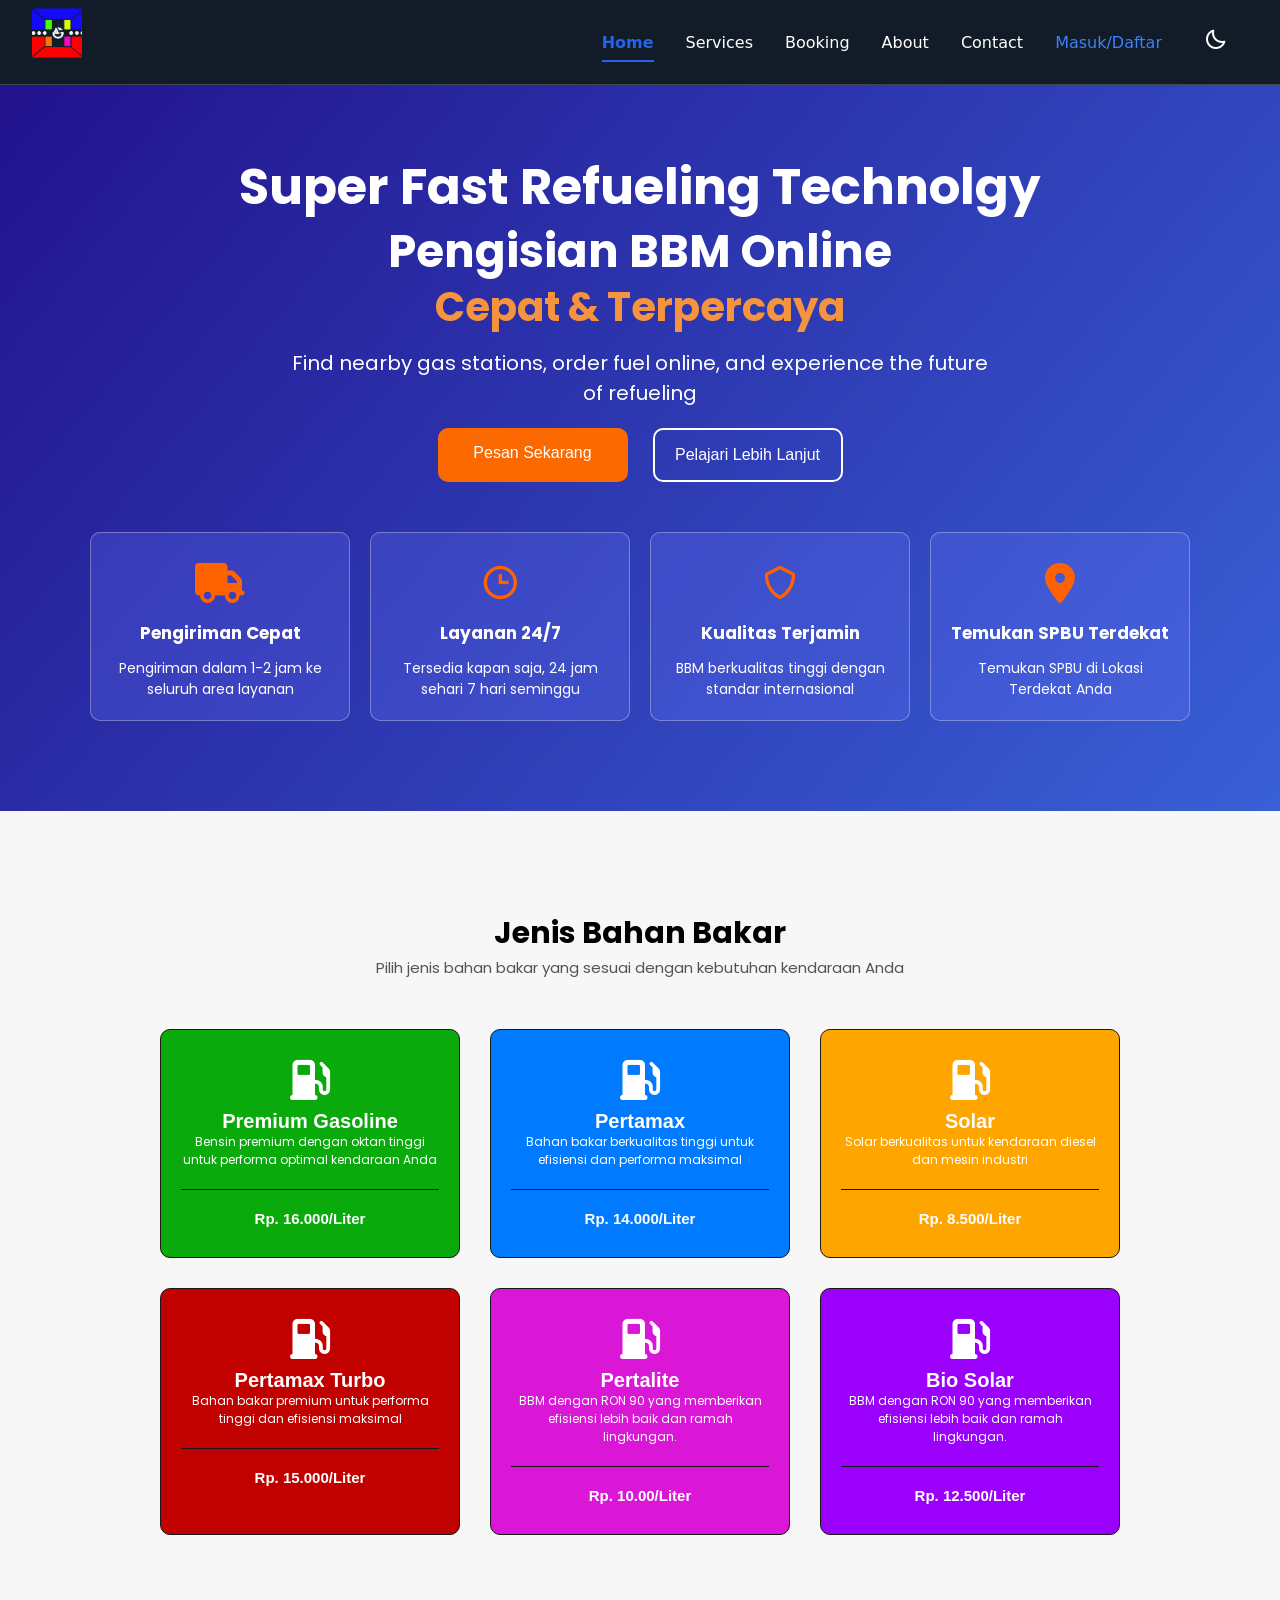
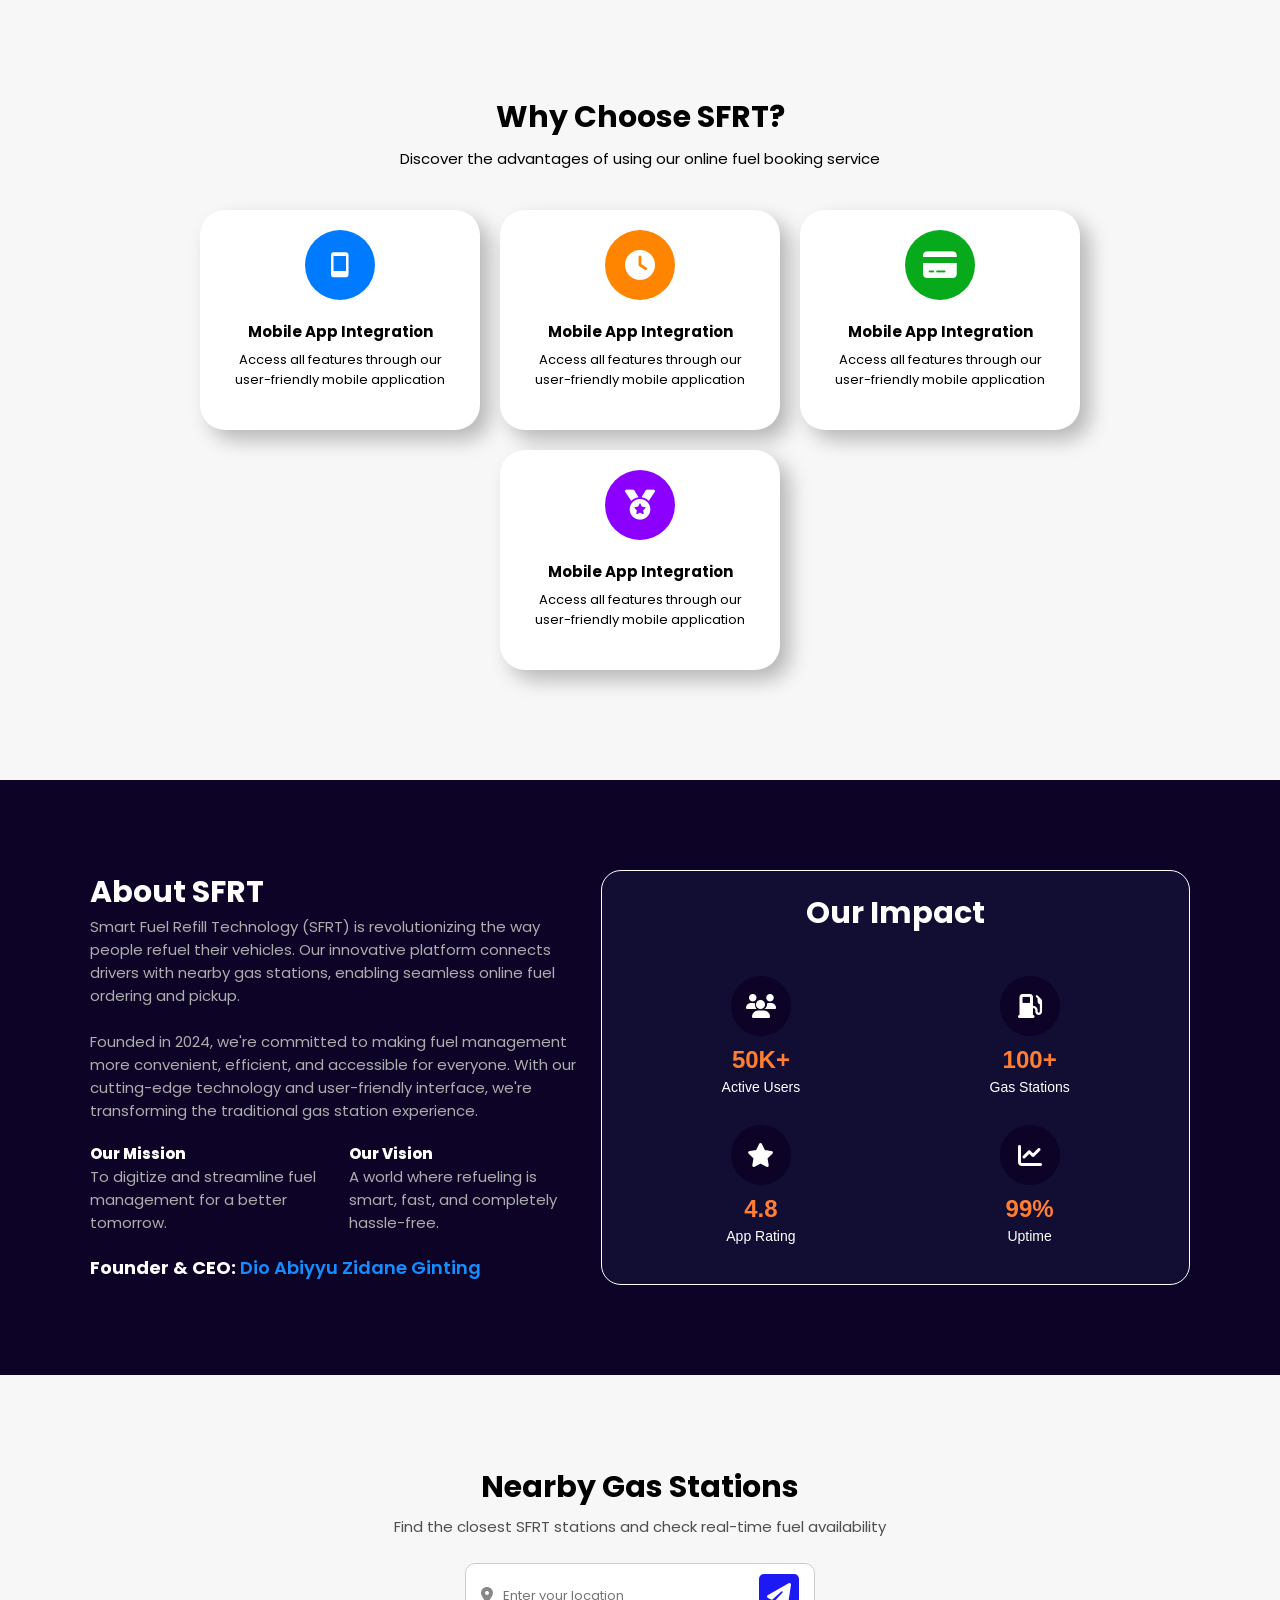
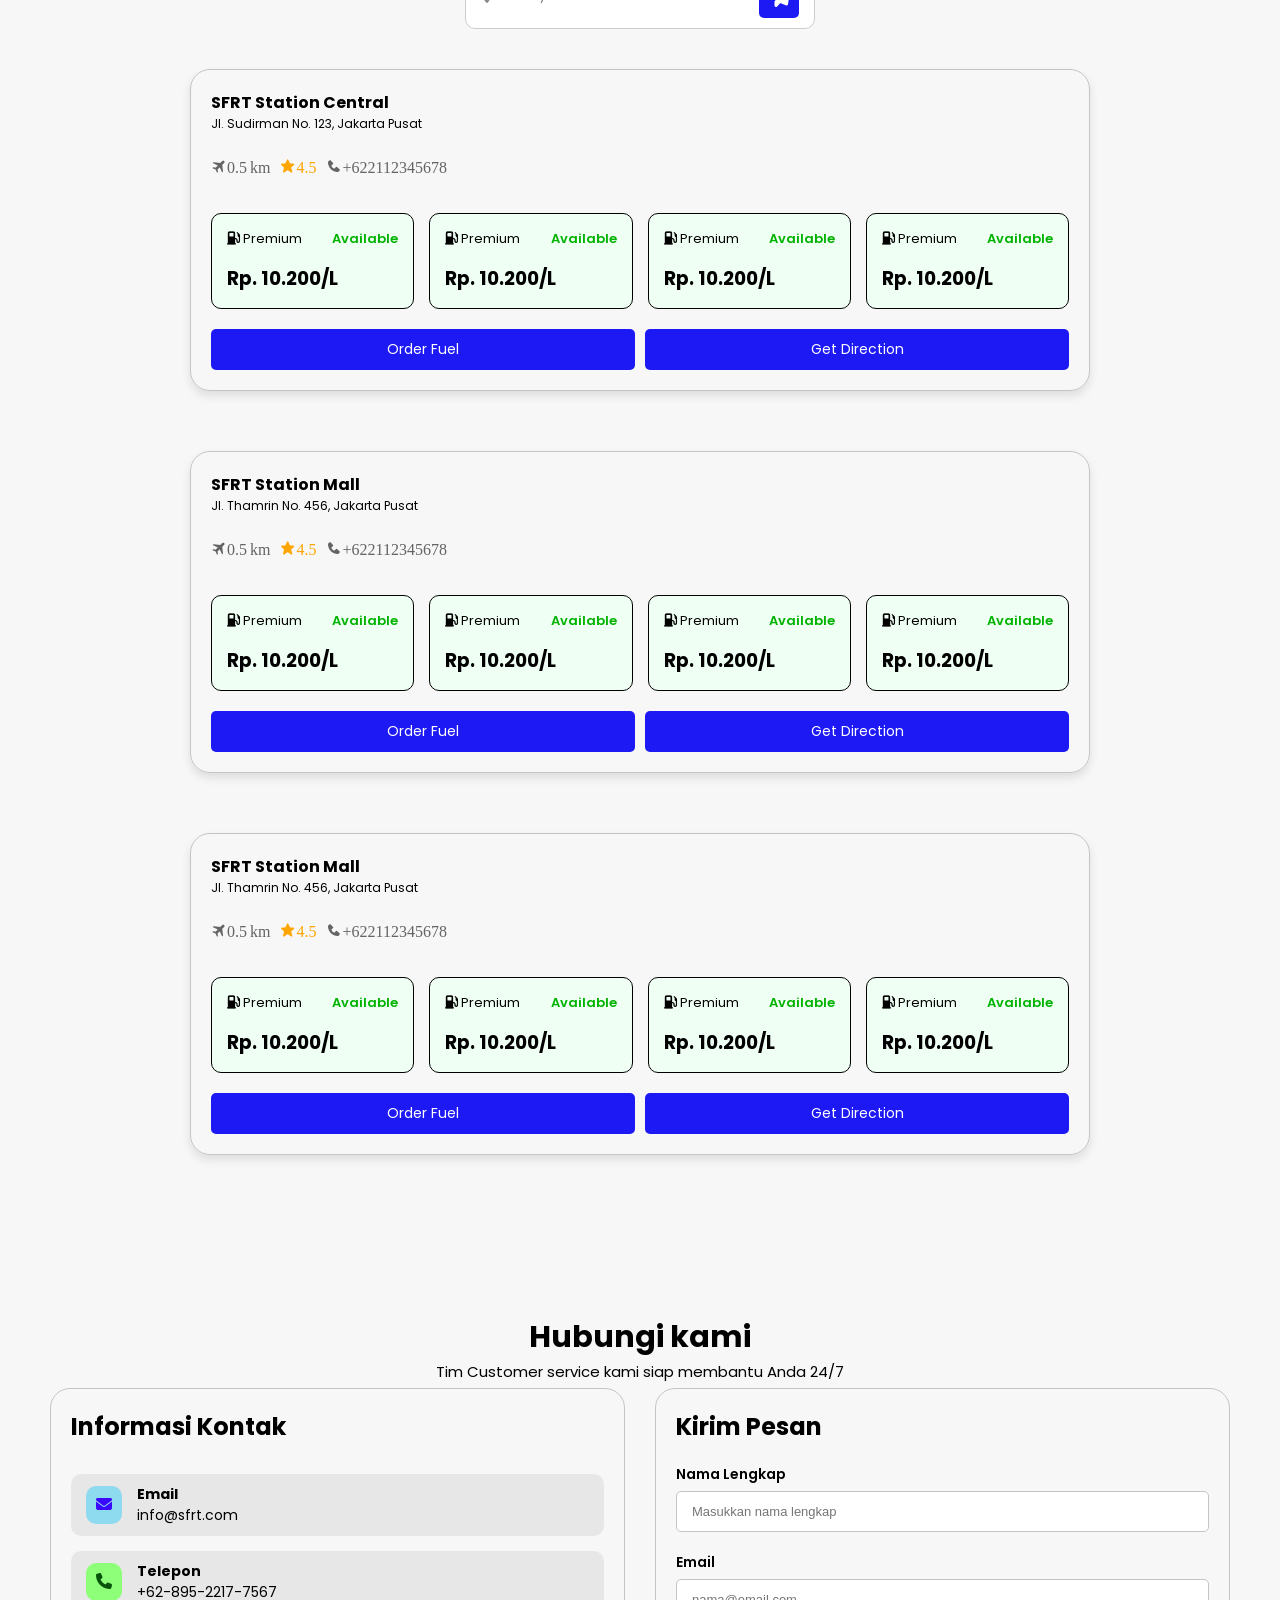
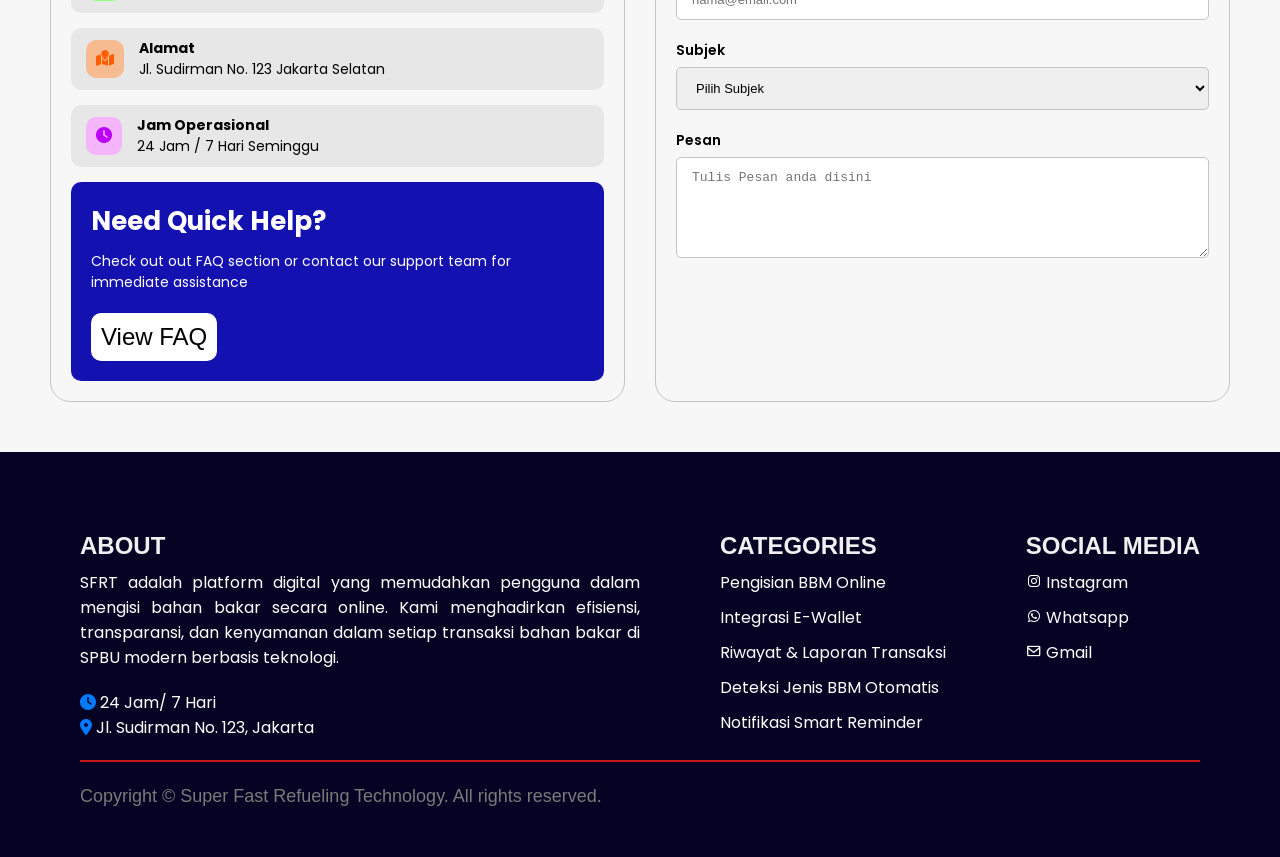
<file: sfrt/index.html>
<!DOCTYPE html>
<html lang="en">

<head>
    <meta charset="UTF-8">
    <meta name="viewport" content="width=device-width, initial-scale=1.0">
    <link href="https://fonts.googleapis.com/css2?family=Poppins:wght@300;400;500;600;700;800;900&display=swap"
        rel="stylesheet">
    <link href='https://unpkg.com/boxicons@2.1.4/css/boxicons.min.css' rel='stylesheet'>
    <link href="https://cdnjs.cloudflare.com/ajax/libs/font-awesome/6.4.0/css/all.min.css" rel="stylesheet">

    <link rel="stylesheet" href="style.css">
    <title>Document</title>
</head>

<body>
    <nav>
        <div class="icon">
            <img src="images/logoku.png" alt="">
        </div>

        <div class="menu-toggle" id="menu-toggle">
            <i class='bx bx-menu'></i>
        </div>

        <ul>
            <li><a href="index.html" class="nav-link">Home</a></li>
            <li><a href="service.html" class="nav-link">Services</a></li>
            <li><a href="booking.html" class="nav-link">Booking</a></li>
            <li><a href="about.html" class="nav-link">About</a></li>
            <li><a href="contact.html" class="nav-link">Contact</a></li>
            <li><a href="signin.html" class="Masuk">Masuk/Daftar</a></li>
            <li><button id="toggleBtn">
                    <i class='bx bx-moon' id="iconDarkMode"></i>
                </button></li>
        </ul>
    </nav>

    <div class="container1">
        <h1>Super Fast Refueling Technolgy</h1>
        <h2>Pengisian BBM Online <br><span> Cepat & Terpercaya</span></h2>
        <p>Find nearby gas stations, order fuel online, and experience the future of refueling</p>
        <div class="tombol-aksi">
            <a href="" class="btn1" onclick="handlePesan()">Pesan Sekarang</a>
            <a href="" class="btn2">Pelajari Lebih Lanjut</a>
        </div>

        <div class="layanan">
            <div class="card-layanan">
                <div class="layanan-icon">
                    <i class="fa-solid fa-truck"></i>

                </div>
                <h2>Pengiriman Cepat</h2>
                <p>Pengiriman dalam 1-2 jam ke seluruh area layanan</p>
            </div>
            <div class="card-layanan">
                <div class="layanan-icon">
                    <i class='bx bx-time'></i>
                </div>
                <h2>Layanan 24/7</h2>
                <p>Tersedia kapan saja, 24 jam sehari 7 hari seminggu</p>
            </div>
            <div class="card-layanan">
                <div class="layanan-icon">
                    <i class='bx bx-shield'></i>
                </div>
                <h2>Kualitas Terjamin</h2>
                <p>BBM berkualitas tinggi dengan standar internasional</p>
            </div>
            <div class="card-layanan">
                <div class="layanan-icon">
                    <i class="fa-solid fa-map-marker-alt"></i>
                </div>
                <h2>Temukan SPBU Terdekat</h2>
                <p>Temukan SPBU di Lokasi Terdekat Anda</p>
            </div>
        </div>
    </div>

    <div class="container2">
        <h1>Jenis Bahan Bakar</h1>
        <p>Pilih jenis bahan bakar yang sesuai dengan kebutuhan kendaraan Anda</p>
        <div class="BBM">
            <div class="card-bbm" style="background-color: #0aaa0d	;">
                <div class="icons-bbm">
                    <i class="fa-solid fa-gas-pump"></i>
                </div>
                <h2>Premium Gasoline</h2>
                <p>Bensin premium dengan oktan tinggi untuk performa optimal kendaraan Anda</p>
                <div class="price"> </div>
                <h3>Rp. 16.000/Liter</h3>
            </div>
            <div class="card-bbm" style="background-color: #007BFF ;">
                <div class="icons-bbm">
                    <i class="fa-solid fa-gas-pump"></i>
                </div>
                <h2>Pertamax</h2>
                <p>Bahan bakar berkualitas tinggi untuk efisiensi dan performa maksimal</p>
                <div class="price"> </div>
                <h3>Rp. 14.000/Liter</h3>
            </div>
            <div class="card-bbm" style="background-color: #FFA500 ;">
                <div class="icons-bbm">
                    <i class="fa-solid fa-gas-pump"></i>
                </div>
                <h2>Solar</h2>
                <p>Solar berkualitas untuk kendaraan diesel dan mesin industri</p>
                <div class="price"> </div>
                <h3>Rp. 8.500/Liter</h3>
            </div>
            <div class="card-bbm" style="background-color: #C10000	 ;">
                <div class="icons-bbm">
                    <i class="fa-solid fa-gas-pump"></i>
                </div>
                <h2>Pertamax Turbo</h2>
                <p>Bahan bakar premium untuk performa tinggi dan efisiensi maksimal</p>
                <div class="price"> </div>
                <h3>Rp. 15.000/Liter</h3>
            </div>
            <div class="card-bbm" style="background-color: #da17d7	 ;">
                <div class="icons-bbm">
                    <i class="fa-solid fa-gas-pump"></i>
                </div>
                <h2>Pertalite</h2>
                <p>BBM dengan RON 90 yang memberikan efisiensi lebih baik dan ramah lingkungan.</p>
                <div class="price"> </div>
                <h3>Rp. 10.00/Liter</h3>
            </div>
            <div class="card-bbm" style="background-color: #9b00fc	 ;">
                <div class="icons-bbm">
                    <i class="fa-solid fa-gas-pump"></i>
                </div>
                <h2>Bio Solar</h2>
                <p>BBM dengan RON 90 yang memberikan efisiensi lebih baik dan ramah lingkungan.</p>
                <div class="price"> </div>
                <h3>Rp. 12.500/Liter</h3>
            </div>
        </div>
    </div>

    <div class="container3">
        <h1>Why Choose SFRT?</h1>
        <p>Discover the advantages of using our online fuel booking service</p>
        <div class="keunggulan">
            <div class="card-keunggulan">
                <div class="icons-keunggulan" style="background-color: #007BFF;">
                    <i class='bx bx-mobile'></i>
                </div>
                <h2>Mobile App Integration</h2>
                <p>Access all features through our user-friendly mobile application</p>
            </div>
            <div class="card-keunggulan">
                <div class="icons-keunggulan" style="background-color: #ff8400;">
                    <i class="fa-solid fa-clock"></i>
                </div>
                <h2>Mobile App Integration</h2>
                <p>Access all features through our user-friendly mobile application</p>
            </div>
            <div class="card-keunggulan">
                <div class="icons-keunggulan" style="background-color: #06aa1a;">
                    <i class="fas fa-credit-card"></i>

                </div>
                <h2>Mobile App Integration</h2>
                <p>Access all features through our user-friendly mobile application</p>
            </div>
            <div class="card-keunggulan">
                <div class="icons-keunggulan" style="background-color: #8c00ff;">
                    <i class="fas fa-medal"></i>
                </div>
                <h2>Mobile App Integration</h2>
                <p>Access all features through our user-friendly mobile application</p>
            </div>
        </div>
    </div>

    <div class="container4">
        <div class="kotak">
            <div class="kotak-kiri">
                <h1>About SFRT</h1>
                <p>Smart Fuel Refill Technology (SFRT) is revolutionizing the way people refuel their vehicles. Our
                    innovative platform connects drivers with nearby gas stations, enabling seamless online fuel
                    ordering and pickup.<br><br>

                    Founded in 2024, we're committed to making fuel management more convenient, efficient, and
                    accessible for everyone. With our cutting-edge technology and user-friendly interface, we're
                    transforming the traditional gas station experience.</p>
                <div class="kotakbawah">
                    <div class="kotak-kiri-kiri">
                        <h2>Our Mission</h2>
                        <p>To digitize and streamline fuel management for a better tomorrow.</p>
                    </div>
                    <div class="kotak-kiri-kanan">
                        <h2>Our Vision</h2>
                        <p>A world where refueling is smart, fast, and completely hassle-free.</p>
                    </div>
                </div>
                <div class="ceo">
                    <h2>Founder & CEO: <a href="https://dioabiyyuzidaneginting.github.io/portofolio/portofolio/">Dio
                            Abiyyu Zidane Ginting</a></h2>
                </div>

            </div>
            <div class="kotak-kanan">
                <h2>Our Impact</h2>
                <div class="kotakbesar">
                    <div class="impact">
                        <div class="icon-impact">
                            <i class="fa-solid fa-users"></i>
                        </div>
                        <h3>50K+</h3>
                        <p>Active Users</p>
                    </div>
                    <div class="impact">
                        <div class="icon-impact">
                            <i class="fa-solid fa-gas-pump"></i>
                        </div>
                        <h3>100+</h3>
                        <p>Gas Stations</p>
                    </div>
                    <div class="impact">
                        <div class="icon-impact">
                            <i class="fa-solid fa-star"></i>
                        </div>
                        <h3>4.8</h3>
                        <p>App Rating</p>
                    </div>
                    <div class="impact">
                        <div class="icon-impact">
                            <i class="fa-solid fa-chart-line"></i>
                        </div>
                        <h3>99%</h3>
                        <p>Uptime</p>
                    </div>
                </div>
            </div>
        </div>
    </div>
    <div class="container5">
        <h1>Nearby Gas Stations</h1>
        <p>Find the closest SFRT stations and check real-time fuel availability</p>
        <div class="location-input">
            <div class="icon-map">
                <i class="fas fa-map-marker-alt"></i>
            </div>
            <input type="text" placeholder="Enter your location">
            <button><i class="fas fa-paper-plane"></i></button>
        </div>
        <div class="info">
            <div class="card-spbu">
                <h2>SFRT Station Central</h2>
                <p>Jl. Sudirman No. 123, Jakarta Pusat</p>
                <div class="info-spbu">
                    <div class="info-item">
                        <p><i class="bx bxs-plane-alt">0.5 km</i></p>
                        <p><i class="bx bxs-star" style="color: #FFA500;">4.5</i></p>
                        <p><i class="bx bxs-phone">+622112345678</i></p>
                    </div>
                    <div class="bbm">
                        <div class="jenis-bbm">
                            <div class="keterangan-bbm">
                                <p><i class="fa-solid fa-gas-pump"></i> Premium</p>
                                <p class="keterangan">Available</p>
                            </div>
                            <h3>Rp. 10.200/L</h3>
                        </div>
                        <div class="jenis-bbm">
                            <div class="keterangan-bbm">
                                <p><i class="fa-solid fa-gas-pump"></i> Premium</p>
                                <p class="keterangan">Available</p>
                            </div>
                            <h3>Rp. 10.200/L</h3>
                        </div>
                        <div class="jenis-bbm">
                            <div class="keterangan-bbm">
                                <p><i class="fa-solid fa-gas-pump"></i> Premium</p>
                                <p class="keterangan">Available</p>
                            </div>
                            <h3>Rp. 10.200/L</h3>
                        </div>
                        <div class="jenis-bbm">
                            <div class="keterangan-bbm">
                                <p><i class="fa-solid fa-gas-pump"></i> Premium</p>
                                <p class="keterangan">Available</p>
                            </div>
                            <h3>Rp. 10.200/L</h3>
                        </div>
                    </div>
                    <div class="tombolorder">
                        <a href=""><button class="">Order Fuel</button></a>
                        <a href=""><button class="">Get Direction</button></a>
                    </div>
                </div>
            </div>
            <div class="card-spbu">
                <h2>SFRT Station Mall</h2>
                <p>Jl. Thamrin No. 456, Jakarta Pusat</p>
                <div class="info-spbu">
                    <div class="info-item">
                        <p><i class="bx bxs-plane-alt">0.5 km</i></p>
                        <p><i class="bx bxs-star" style="color: #FFA500;">4.5</i></p>
                        <p><i class="bx bxs-phone">+622112345678</i></p>
                    </div>
                    <div class="bbm">
                        <div class="jenis-bbm">
                            <div class="keterangan-bbm">
                                <p><i class="fa-solid fa-gas-pump"></i> Premium</p>
                                <p class="keterangan">Available</p>
                            </div>
                            <h3>Rp. 10.200/L</h3>
                        </div>
                        <div class="jenis-bbm">
                            <div class="keterangan-bbm">
                                <p><i class="fa-solid fa-gas-pump"></i> Premium</p>
                                <p class="keterangan">Available</p>
                            </div>
                            <h3>Rp. 10.200/L</h3>
                        </div>
                        <div class="jenis-bbm">
                            <div class="keterangan-bbm">
                                <p><i class="fa-solid fa-gas-pump"></i> Premium</p>
                                <p class="keterangan">Available</p>
                            </div>
                            <h3>Rp. 10.200/L</h3>
                        </div>
                        <div class="jenis-bbm">
                            <div class="keterangan-bbm">
                                <p><i class="fa-solid fa-gas-pump"></i> Premium</p>
                                <p class="keterangan">Available</p>
                            </div>
                            <h3>Rp. 10.200/L</h3>
                        </div>
                    </div>
                    <div class="tombolorder">
                        <a href=""><button class="">Order Fuel</button></a>
                        <a href=""><button class="">Get Direction</button></a>
                    </div>
                </div>
            </div>
            <div class="card-spbu">
                <h2>SFRT Station Mall</h2>
                <p>Jl. Thamrin No. 456, Jakarta Pusat</p>
                <div class="info-spbu">
                    <div class="info-item">
                        <p><i class="bx bxs-plane-alt">0.5 km</i></p>
                        <p><i class="bx bxs-star" style="color: #FFA500;">4.5</i></p>
                        <p><i class="bx bxs-phone">+622112345678</i></p>
                    </div>
                    <div class="bbm">
                        <div class="jenis-bbm">
                            <div class="keterangan-bbm">
                                <p><i class="fa-solid fa-gas-pump"></i> Premium</p>
                                <p class="keterangan">Available</p>
                            </div>
                            <h3>Rp. 10.200/L</h3>
                        </div>
                        <div class="jenis-bbm">
                            <div class="keterangan-bbm">
                                <p><i class="fa-solid fa-gas-pump"></i> Premium</p>
                                <p class="keterangan">Available</p>
                            </div>
                            <h3>Rp. 10.200/L</h3>
                        </div>
                        <div class="jenis-bbm">
                            <div class="keterangan-bbm">
                                <p><i class="fa-solid fa-gas-pump"></i> Premium</p>
                                <p class="keterangan">Available</p>
                            </div>
                            <h3>Rp. 10.200/L</h3>
                        </div>
                        <div class="jenis-bbm">
                            <div class="keterangan-bbm">
                                <p><i class="fa-solid fa-gas-pump"></i> Premium</p>
                                <p class="keterangan">Available</p>
                            </div>
                            <h3>Rp. 10.200/L</h3>
                        </div>
                    </div>
                    <div class="tombolorder">
                        <a href=""><button class="">Order Fuel</button></a>
                        <a href=""><button class="">Get Direction</button></a>
                    </div>
                </div>
            </div>
        </div>

    </div>
    </div>
    </div>

    <div class="container6">
        <div class="header">
            <h1>Hubungi kami</h1>
            <p>Tim Customer service kami siap membantu Anda 24/7</p>
        </div>
        <div class="contact">
            <div class="contact-kiri">
                <h2>Informasi Kontak</h2>
                <div class="kontak-box">
                    <div class="ikon-bulat" style="background-color: #65d5f4ad;     padding: 10px;
                            border-radius: 10px;     color: #3a08ff;">
                        <i class="fas fa-envelope"></i>
                    </div>
                    <div class="teks-kontak">
                        <strong>Email</strong>
                        <p>info@sfrt.com</p>
                    </div>
                </div>
                <div class="kontak-box">
                    <div class="ikon-bulat" style="background-color: #8dff78;     padding: 10px;
                            border-radius: 10px;     color: #08540b;">
                        <i class="fas fa-phone"></i>
                    </div>
                    <div class="teks-kontak">
                        <strong>Telepon</strong>
                        <p>+62-895-2217-7567</p>
                    </div>
                </div>
                <div class="kontak-box">
                    <div class="ikon-bulat" style="background-color: #fab380d6;     padding: 10px;
                            border-radius: 10px; color: #ff5e00;">
                        <i class="fas fa-map-location"></i>
                    </div>
                    <div class="teks-kontak">
                        <strong>Alamat</strong>
                        <p>Jl. Sudirman No. 123
                            Jakarta Selatan </p>
                    </div>
                </div>
                <div class="kontak-box">
                    <div class="ikon-bulat" style="background-color: #f8acffd6;     padding: 10px;
                            border-radius: 10px; color: #bb00ff;">
                        <i class="fas fa-clock"></i>
                    </div>
                    <div class="teks-kontak">
                        <strong>Jam Operasional</strong>
                        <p>24 Jam / 7 Hari Seminggu</p>
                    </div>
                </div>
                <div class="kotak-FAQ">
                    <h1>Need Quick Help?</h1>
                    <p>Check out out FAQ section or contact our support team for immediate assistance</p>
                    <a href=""><Button>View FAQ</Button></a>
                </div>
            </div>
            <div class="contact-kanan">
                <h2>Kirim Pesan</h2>
                <form class="input-pesan" action="#" method="post">
                    <label for="nama">Nama Lengkap</label>
                    <input type="text" id="nama" name="nama" placeholder="Masukkan nama lengkap" required />

                    <label for="email">Email</label>
                    <input type="email" id="email" name="email" placeholder="nama@email.com" required />

                    <label for="subjek">Subjek</label>
                    <select id="subjek" name="subjek" required>
                        <option value="" disabled selected>Pilih Subjek</option>
                        <option value="pertanyaan">Pertanyaan Pesanan</option>
                        <option value="keluhan">Keluhan Layanan</option>
                        <option value="keluhan">Saran & Masukkan</option>
                        <option value="keluhan">Kerjasama</option>
                        <option value="lainnya">Lainnya</option>
                    </select>

                    <label for="pesan">Pesan</label>
                    <textarea name="pesan" id="pesan" rows="5" placeholder="Tulis Pesan anda disini"></textarea>
            </div>
        </div>
    </div>

    <footer>
        <div class="container-footer" id="Contact">
            <div class="footer-content">
                <div class="content1">
                    <h2>ABOUT</h2>
                    <p>SFRT adalah platform digital yang memudahkan pengguna dalam mengisi bahan bakar secara online.
                        Kami menghadirkan efisiensi, transparansi, dan kenyamanan dalam setiap transaksi bahan bakar di
                        SPBU modern berbasis teknologi.
                    </p>
                    <div class="Information">
                        <p><i class="fa-solid fa-clock" style="color: #007BFF;"></i> 24 Jam/ 7 Hari</p>
                        <p><i class="fa-solid fa-map-marker-alt" style="color: #007BFF;"></i> Jl. Sudirman No. 123,
                            Jakarta</p>
                    </div>
                </div>
                <div class="content2">
                    <h2>CATEGORIES</h2>
                    <ul>
                        <li><a href="#">Pengisian BBM Online</a></li>
                        <li><a href="#">Integrasi E-Wallet</a></li>
                        <li><a href="#">Riwayat & Laporan Transaksi</a></li>
                        <li><a href="#">Deteksi Jenis BBM Otomatis</a></li>
                        <li><a href="#">Notifikasi Smart Reminder</a></li>
                    </ul>
                </div>
                <div class="content3">
                    <h2>SOCIAL MEDIA</h2>
                    <ul>
                        <li><a
                                href="https://www.instagram.com/sfrt_22?utm_source=ig_web_button_share_sheet&igsh=bnMwdnRtMGRzMzRt"><i
                                    class='bx bxl-instagram'></i>
                                Instagram</a></li>
                        <li><a
                                href="https://api.whatsapp.com/send/?phone=6289522177567&text&type=phone_number&app_absent=0"><i
                                    class='bx bxl-whatsapp'></i> Whatsapp</a></li>
                        <li><a href="https://mail.google.com/mail/?view=cm&fs=1&to=dio13abiyyu@gmail.com"><i
                                    class='bx bx-envelope'></i> Gmail</a></li>
                    </ul>
                </div>
            </div>
            <div class="copyright">
                <div class="garis"></div>
                <p>Copyright © Super Fast Refueling Technology. All rights reserved.
                </p>
            </div>
        </div>

    </footer>


    <!-- KUMPULAANNN  SCRIPT -->
    <!-- SCRIPT NAVBAR -->
    <script>
        const toggle = document.getElementById('menu-toggle');
        const navLinks = document.querySelector('nav ul');

        toggle.addEventListener('click', () => {
            navLinks.classList.toggle('show');
        });
    </script>

    <!-- SCRIPT HARUS LOGIN DULU BARU BISA -->
    <script>
        function handlePesan() {
            const isLoggedIn = localStorage.getItem('isLoggedIn');
            if (isLoggedIn === 'true') {
                window.location.href = 'form-pemesanan.html'; // Halaman form pengisian BBM
            } else {
                alert('Silakan login atau daftar terlebih dahulu!');
                window.location.href = 'signin.html';
            }
        }
    </script>

    <!-- Ini biar pas navbarnya diklik akan ada warna di teks nya untuk menandakan sedang di halaman tersebut -->
    <script>
        const links = document.querySelectorAll('.nav-link');
        const currentPage = window.location.pathname;

        links.forEach(link => {
            if (link.getAttribute('href') === currentPage.split('/').pop()) {
                link.classList.add('active');
            }
        });
    </script>

    <!-- untuk tema gelap terang -->
    <script>
        const btnWarna = document.getElementById('toggleBtn');
        const icon = document.getElementById('iconDarkMode');

        // === CEK DARK MODE SAAT HALAMAN DIMUAT ===
        if (localStorage.getItem('darkMode') === 'enabled') {
            document.body.classList.add('dark-mode');
            icon.classList.replace('bx-moon', 'bx-sun');
        }

        // === EVENT TOGGLE DARK MODE ===
        btnWarna.addEventListener('click', () => {
            document.body.classList.toggle('dark-mode');

            // SIMPAN STATUS DARK MODE KE LOCALSTORAGE
            if (document.body.classList.contains('dark-mode')) {
                localStorage.setItem('darkMode', 'enabled');
                icon.classList.replace('bx-moon', 'bx-sun');
            } else {
                localStorage.setItem('darkMode', 'disabled');
                icon.classList.replace('bx-sun', 'bx-moon');
            }
        });
    </script>

</body>

</html>
</file>
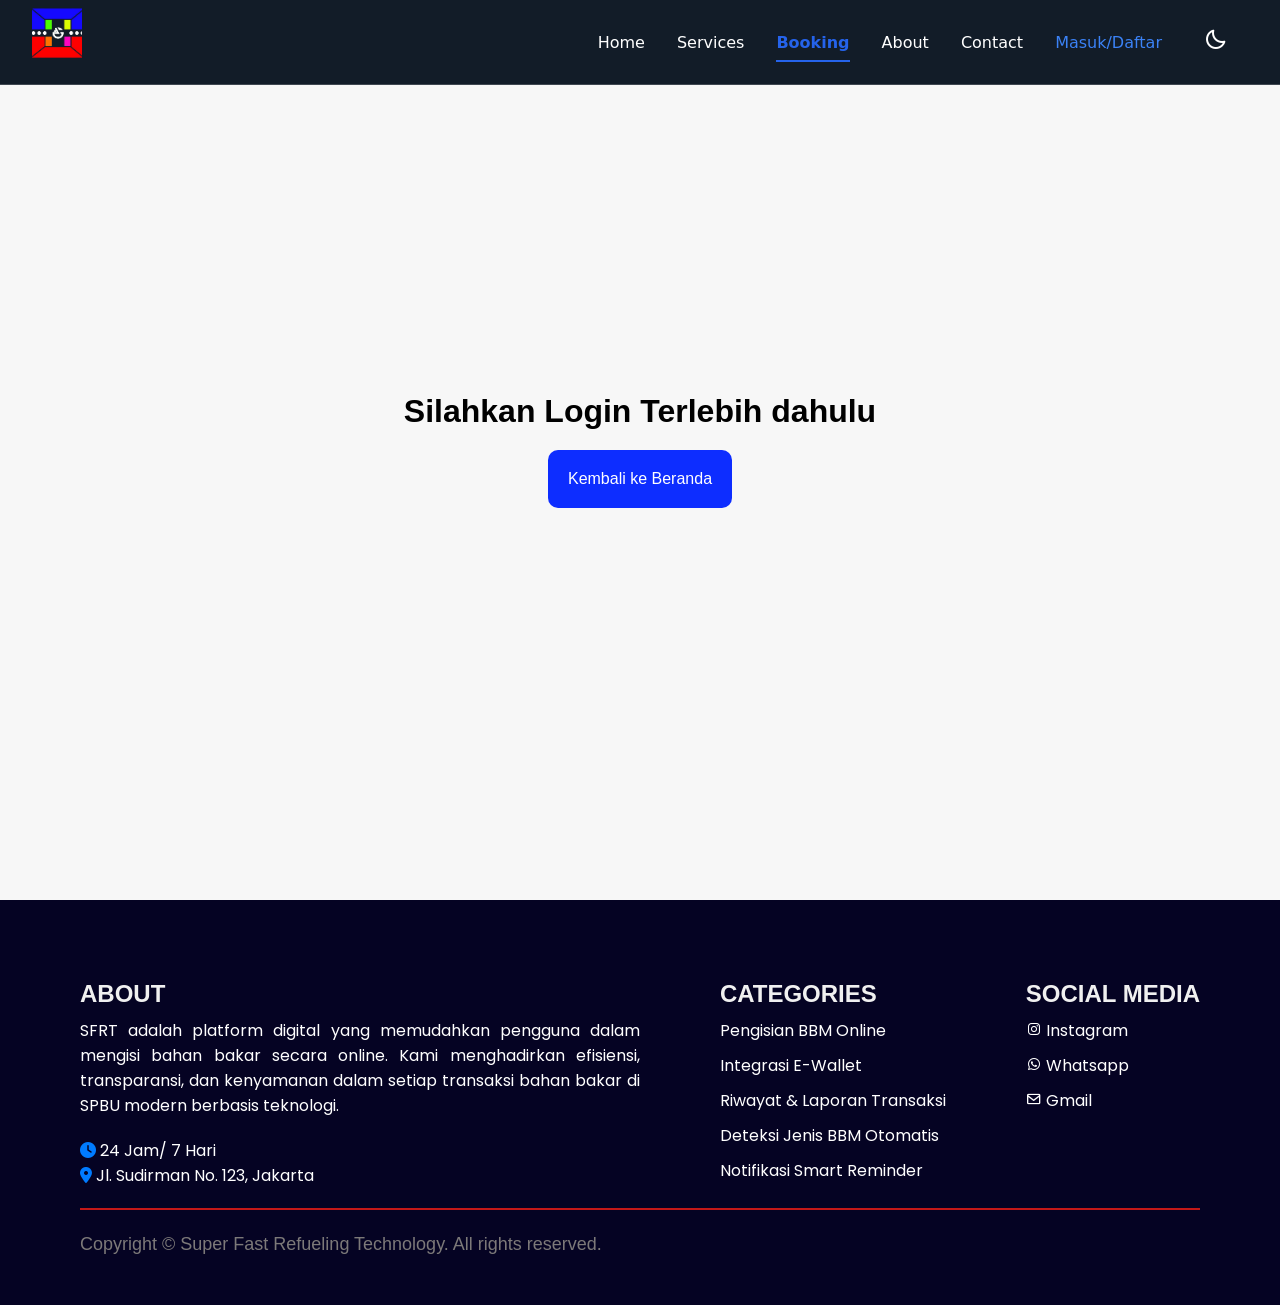
<file: sfrt/booking.html>
<!DOCTYPE html>
<html lang="en">

<head>
    <meta charset="UTF-8">
    <meta name="viewport" content="width=device-width, initial-scale=1.0">
    <link href="https://fonts.googleapis.com/css2?family=Poppins:wght@300;400;500;600;700;800;900&display=swap"
        rel="stylesheet">
    <link href='https://unpkg.com/boxicons@2.1.4/css/boxicons.min.css' rel='stylesheet'>
    <link href="https://cdnjs.cloudflare.com/ajax/libs/font-awesome/6.4.0/css/all.min.css" rel="stylesheet">
    <link rel="stylesheet" href="style.css">
    <title>Document</title>
</head>

<body>
    <nav>
        <div class="icon">
            <img src="images/logoku.png" alt="">
        </div>

        <div class="menu-toggle" id="menu-toggle">
            <i class='bx bx-menu'></i>
        </div>


        <ul>
            <li><a href="index.html" class="nav-link">Home</a></li>
            <li><a href="service.html" class="nav-link">Services</a></li>
            <li><a href="booking.html" class="nav-link">Booking</a></li>
            <li><a href="about.html" class="nav-link">About</a></li>
            <li><a href="contact.html" class="nav-link">Contact</a></li>
            <li><a href="signin.html" class="Masuk">Masuk/Daftar</a></li>
            <li><button id="toggleBtn">
                    <i class='bx bx-moon' id="iconDarkMode"></i>
                </button></li>
        </ul>
    </nav>

    <div class="container-booking">
        <h1>Silahkan Login Terlebih dahulu</h1>
        <a href="index.html">Kembali ke Beranda</a>
    </div>

    <footer>
        <div class="container-footer" id="Contact">
            <div class="footer-content">
                <div class="content1">
                    <h2>ABOUT</h2>
                    <p>SFRT adalah platform digital yang memudahkan pengguna dalam mengisi bahan bakar secara online.
                        Kami menghadirkan efisiensi, transparansi, dan kenyamanan dalam setiap transaksi bahan bakar di
                        SPBU modern berbasis teknologi.
                    </p>
                    <div class="Information">
                        <p><i class="fa-solid fa-clock" style="color: #007BFF;"></i> 24 Jam/ 7 Hari</p>
                        <p><i class="fa-solid fa-map-marker-alt" style="color: #007BFF;"></i> Jl. Sudirman No. 123,
                            Jakarta</p>
                    </div>
                </div>
                <div class="content2">
                    <h2>CATEGORIES</h2>
                    <ul>
                        <li><a href="#">Pengisian BBM Online</a></li>
                        <li><a href="#">Integrasi E-Wallet</a></li>
                        <li><a href="#">Riwayat & Laporan Transaksi</a></li>
                        <li><a href="#">Deteksi Jenis BBM Otomatis</a></li>
                        <li><a href="#">Notifikasi Smart Reminder</a></li>
                    </ul>
                </div>
                <div class="content3">
                    <h2>SOCIAL MEDIA</h2>
                    <ul>
                        <li><a
                                href="https://www.instagram.com/sfrt_22?utm_source=ig_web_button_share_sheet&igsh=bnMwdnRtMGRzMzRt"><i
                                    class='bx bxl-instagram'></i>
                                Instagram</a></li>
                        <li><a
                                href="https://api.whatsapp.com/send/?phone=6289522177567&text&type=phone_number&app_absent=0"><i
                                    class='bx bxl-whatsapp'></i> Whatsapp</a></li>
                        <li><a href="https://mail.google.com/mail/?view=cm&fs=1&to=dio13abiyyu@gmail.com"><i
                                    class='bx bx-envelope'></i> Gmail</a></li>
                    </ul>
                </div>
            </div>
            <div class="copyright">
                <div class="garis"></div>
                <p>Copyright © Super Fast Refueling Technology. All rights reserved.
                </p>
            </div>
        </div>

    </footer>



    <!-- Script -->
    <script>
        const toggle = document.getElementById('menu-toggle');
        const navLinks = document.querySelector('nav ul');

        toggle.addEventListener('click', () => {
            navLinks.classList.toggle('show');
        })
    </script>

    <script>
        const links = document.querySelectorAll('.nav-link');
        const currentPage = window.location.pathname;

        links.forEach(link => {
            if (link.getAttribute('href') === currentPage.split('/').pop()) {
                link.classList.add('active');
            }
        })
    </script>

    <script>
        const btnWarna = document.getElementById('toggleBtn');
        const icon = document.getElementById('iconDarkMode');

        
        if (localStorage.getItem('darkMode') === 'enabled') {
            document.body.classList.add('dark-mode');
            icon.classList.replace('bx-moon', 'bx-sun');
        }

       
        btnWarna.addEventListener('click', () => {
            document.body.classList.toggle('dark-mode');

            
            if (document.body.classList.contains('dark-mode')) {
                localStorage.setItem('darkMode', 'enabled');
                icon.classList.replace('bx-moon', 'bx-sun');
            } else {
                localStorage.setItem('darkMode', 'disabled');
                icon.classList.replace('bx-sun', 'bx-moon');
            }
        });
    </script>




</body>


</html>
</file>
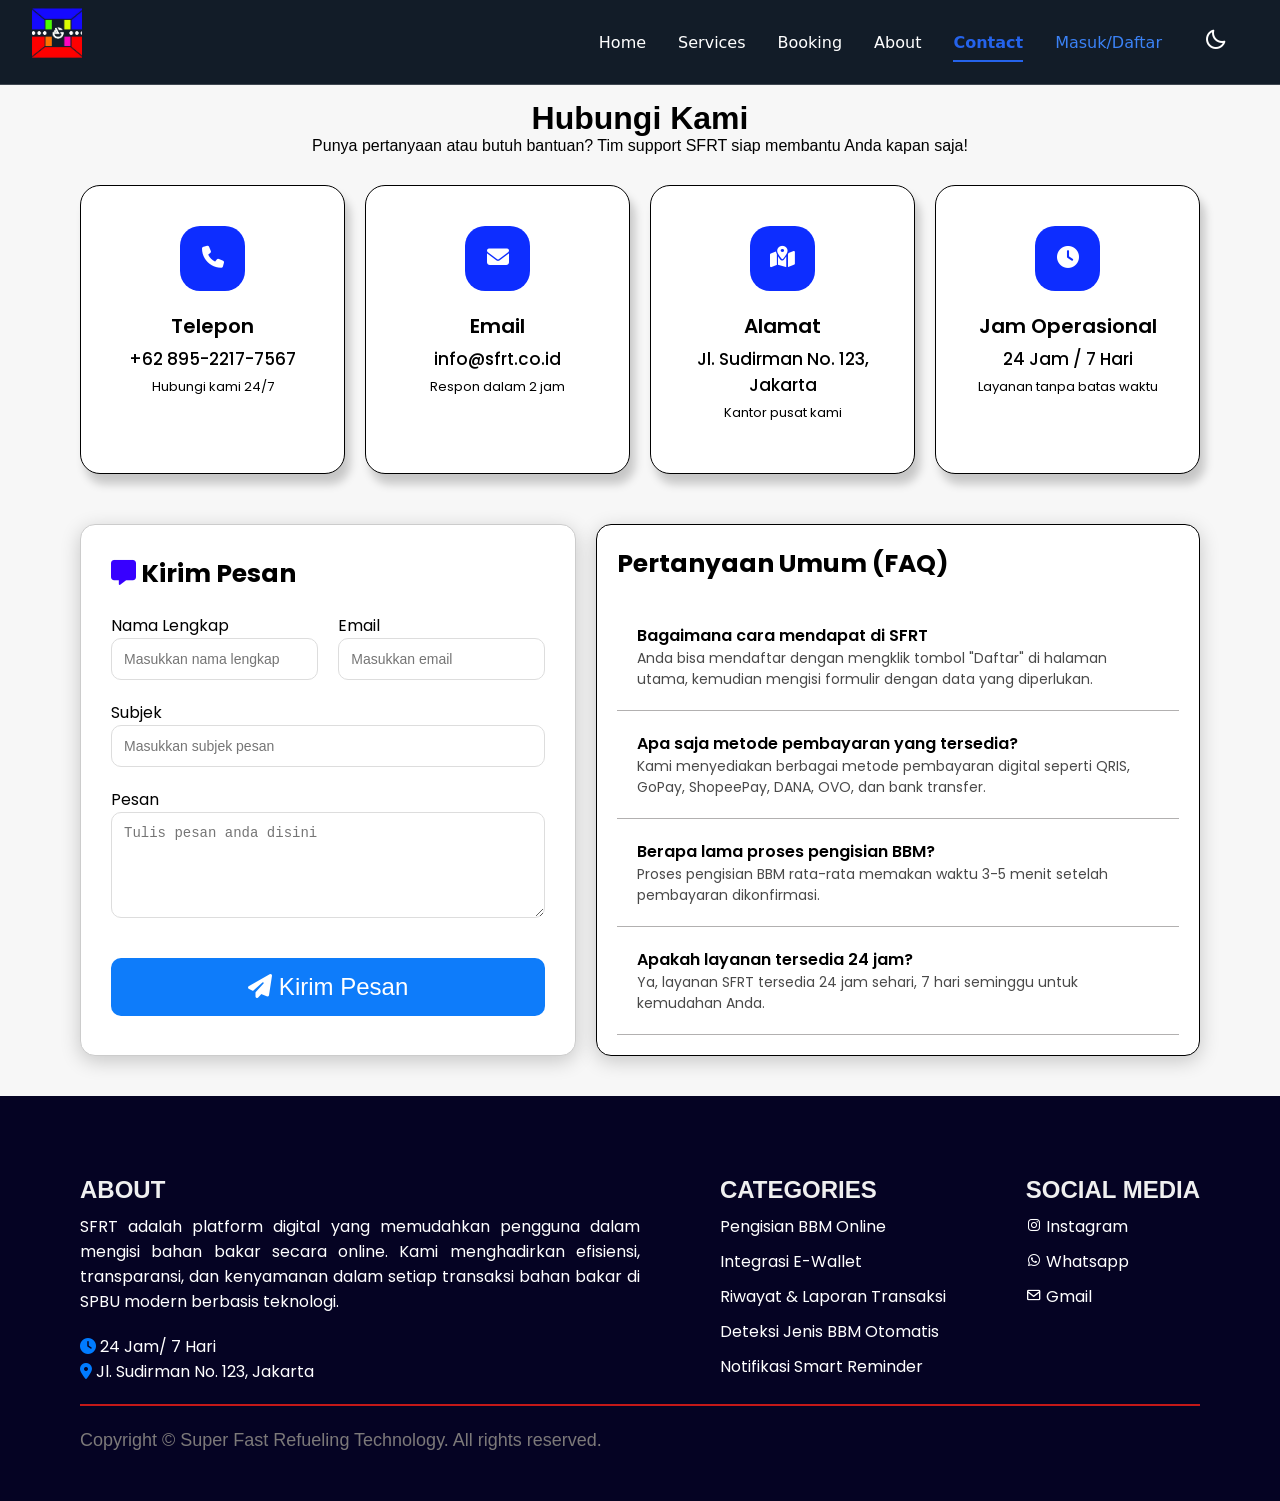
<file: sfrt/contact.html>
<!DOCTYPE html>
<html lang="en">

<head>
    <meta charset="UTF-8">
    <meta name="viewport" content="width=device-width, initial-scale=1.0">
    <link href="https://fonts.googleapis.com/css2?family=Poppins:wght@300;400;500;600;700;800;900&display=swap"
        rel="stylesheet">
    <link href='https://unpkg.com/boxicons@2.1.4/css/boxicons.min.css' rel='stylesheet'>
    <link href="https://cdnjs.cloudflare.com/ajax/libs/font-awesome/6.4.0/css/all.min.css" rel="stylesheet">
    <link rel="stylesheet" href="style.css">
    <title>Document</title>
</head>

<body>
    <nav>
        <div class="icon">
            <img src="images/logoku.png" alt="">
        </div>

        <div class="menu-toggle" id="menu-toggle">
            <i class='bx bx-menu'></i>
        </div>

        <ul>
            <li><a href="index.html" class="nav-link">Home</a></li>
            <li><a href="service.html" class="nav-link">Services</a></li>
            <li><a href="booking.html" class="nav-link">Booking</a></li>
            <li><a href="about.html" class="nav-link">About</a></li>
            <li><a href="contact.html" class="nav-link">Contact</a></li>
            <li><a href="signin.html" class="Masuk">Masuk/Daftar</a></li>
            <li><button id="toggleBtn">
                    <i class='bx bx-moon' id="iconDarkMode"></i>
                </button></li>
        </ul>
    </nav>

    <div class="container-contact">
        <div class="header-contact">
            <h1>Hubungi Kami</h1>
            <p>Punya pertanyaan atau butuh bantuan? Tim support SFRT siap membantu Anda kapan saja!</p>
        </div>

        <div class="informasi-contact">
            <div class="card-contact">
                <div class="icon-contact">
                    <i class="fa-solid fa-phone"></i>
                </div>
                <h2>Telepon</h2>
                <h3>+62 895-2217-7567</h3>
                <p>Hubungi kami 24/7</p>
            </div>
            <div class="card-contact">
                <div class="icon-contact">
                    <i class="fa-solid fa-envelope"></i>
                </div>
                <h2>Email</h2>
                <h3>info@sfrt.co.id</h3>
                <p>Respon dalam 2 jam</p>
            </div>
            <div class="card-contact">
                <div class="icon-contact">
                    <i class="fa-solid fa-map-location-dot"></i>
                </div>
                <h2>Alamat</h2>
                <h3>Jl. Sudirman No. 123, Jakarta</h3>
                <p>Kantor pusat kami</p>
            </div>
            <div class="card-contact">
                <div class="icon-contact">
                    <i class="fa-solid fa-clock"></i>
                </div>
                <h2>Jam Operasional</h2>
                <h3>24 Jam / 7 Hari</h3>
                <p>Layanan tanpa batas waktu</p>
            </div>
        </div>

        <div class="kotak-contact">
            <div class="kotak-pesan">
                <h1><i class="fa-solid fa-message"></i> Kirim Pesan</h1>
                <form action="">
                    <div class="tempat-input">
                        <div class="input-group">
                            <label for="Nama">Nama Lengkap</label>
                            <input type="text" placeholder="Masukkan nama lengkap">
                        </div>
                        <div class="input-group">
                            <label for="Nama">Email</label>
                            <input type="text" placeholder="Masukkan email">
                        </div>
                    </div>
                    <div class="input-group">
                        <label for="Nama">Subjek</label>
                        <input type="text" placeholder="Masukkan subjek pesan">
                    </div>
                    <div class="input-group">
                        <label for="Nama">Pesan</label>
                        <textarea id="pesan" rows="5" placeholder="Tulis pesan anda disini"></textarea>
                    </div>
                    <button type="submit" class="kirim-btn">
                        <i class="fa-solid fa-paper-plane"></i> Kirim Pesan
                    </button>
                </form>
            </div>

            <div class="kotak-pertanyaan">
                <h1>Pertanyaan Umum (FAQ)</h1>
                <div class="pertanyaan">
                    <h2>Bagaimana cara mendapat di SFRT</h2>
                    <p>Anda bisa mendaftar dengan mengklik tombol "Daftar" di halaman utama, kemudian mengisi formulir
                        dengan data yang diperlukan.</p>
                </div>
                <div class="pertanyaan">
                    <h2>Apa saja metode pembayaran yang tersedia?</h2>
                    <p>Kami menyediakan berbagai metode pembayaran digital seperti QRIS, GoPay, ShopeePay, DANA, OVO,
                        dan bank transfer.</p>
                </div>
                <div class="pertanyaan">
                    <h2>Berapa lama proses pengisian BBM?</h2>
                    <p>Proses pengisian BBM rata-rata memakan waktu 3-5 menit setelah pembayaran dikonfirmasi.</p>
                </div>
                <div class="pertanyaan">
                    <h2>Apakah layanan tersedia 24 jam?</h2>
                    <p>Ya, layanan SFRT tersedia 24 jam sehari, 7 hari seminggu untuk kemudahan Anda.</p>
                </div>
            </div>
        </div>
    </div>

    <footer>
        <div class="container-footer" id="Contact">
            <div class="footer-content">
                <div class="content1">
                    <h2>ABOUT</h2>
                    <p>SFRT adalah platform digital yang memudahkan pengguna dalam mengisi bahan bakar secara online.
                        Kami menghadirkan efisiensi, transparansi, dan kenyamanan dalam setiap transaksi bahan bakar di
                        SPBU modern berbasis teknologi.
                    </p>
                    <div class="Information">
                        <p><i class="fa-solid fa-clock" style="color: #007BFF;"></i> 24 Jam/ 7 Hari</p>
                        <p><i class="fa-solid fa-map-marker-alt" style="color: #007BFF;"></i> Jl. Sudirman No. 123,
                            Jakarta</p>
                    </div>
                </div>
                <div class="content2">
                    <h2>CATEGORIES</h2>
                    <ul>
                        <li><a href="#">Pengisian BBM Online</a></li>
                        <li><a href="#">Integrasi E-Wallet</a></li>
                        <li><a href="#">Riwayat & Laporan Transaksi</a></li>
                        <li><a href="#">Deteksi Jenis BBM Otomatis</a></li>
                        <li><a href="#">Notifikasi Smart Reminder</a></li>
                    </ul>
                </div>
                <div class="content3">
                    <h2>SOCIAL MEDIA</h2>
                    <ul>
                        <li><a
                                href="https://www.instagram.com/sfrt_22?utm_source=ig_web_button_share_sheet&igsh=bnMwdnRtMGRzMzRt"><i
                                    class='bx bxl-instagram'></i>
                                Instagram</a></li>
                        <li><a
                                href="https://api.whatsapp.com/send/?phone=6289522177567&text&type=phone_number&app_absent=0"><i
                                    class='bx bxl-whatsapp'></i> Whatsapp</a></li>
                        <li><a href="https://mail.google.com/mail/?view=cm&fs=1&to=dio13abiyyu@gmail.com"><i
                                    class='bx bx-envelope'></i> Gmail</a></li>
                    </ul>
                </div>
            </div>
            <div class="copyright">
                <div class="garis"></div>
                <p>Copyright © Super Fast Refueling Technology. All rights reserved.
                </p>
            </div>
        </div>

    </footer>

    <!-- script -->
    <script>
        const toggle = document.getElementById('menu-toggle');
        const navLinks = document.querySelector('nav ul')

        toggle.addEventListener('click', () => {
            navLinks.classList.toggle('show');
        });
    </script>

    <script>
        const links = document.querySelectorAll('.nav-link');

        const currentPage = window.location.pathname;

        links.forEach(link => {
            if (link.getAttribute('href') === currentPage.split('/').pop()) {
                link.classList.add('active');
            }
        })
    </script>

    <script>
        const btnWarna = document.getElementById('toggleBtn');
        const icon = document.getElementById('iconDarkMode');

        // === CEK DARK MODE SAAT HALAMAN DIMUAT ===
        if (localStorage.getItem('darkMode') === 'enabled') {
            document.body.classList.add('dark-mode');
            icon.classList.replace('bx-moon', 'bx-sun');
        }

        // === EVENT TOGGLE DARK MODE ===
        btnWarna.addEventListener('click', () => {
            document.body.classList.toggle('dark-mode');

            // SIMPAN STATUS DARK MODE KE LOCALSTORAGE
            if (document.body.classList.contains('dark-mode')) {
                localStorage.setItem('darkMode', 'enabled');
                icon.classList.replace('bx-moon', 'bx-sun');
            } else {
                localStorage.setItem('darkMode', 'disabled');
                icon.classList.replace('bx-sun', 'bx-moon');
            }
        });
    </script>

</body>

</html>
</file>
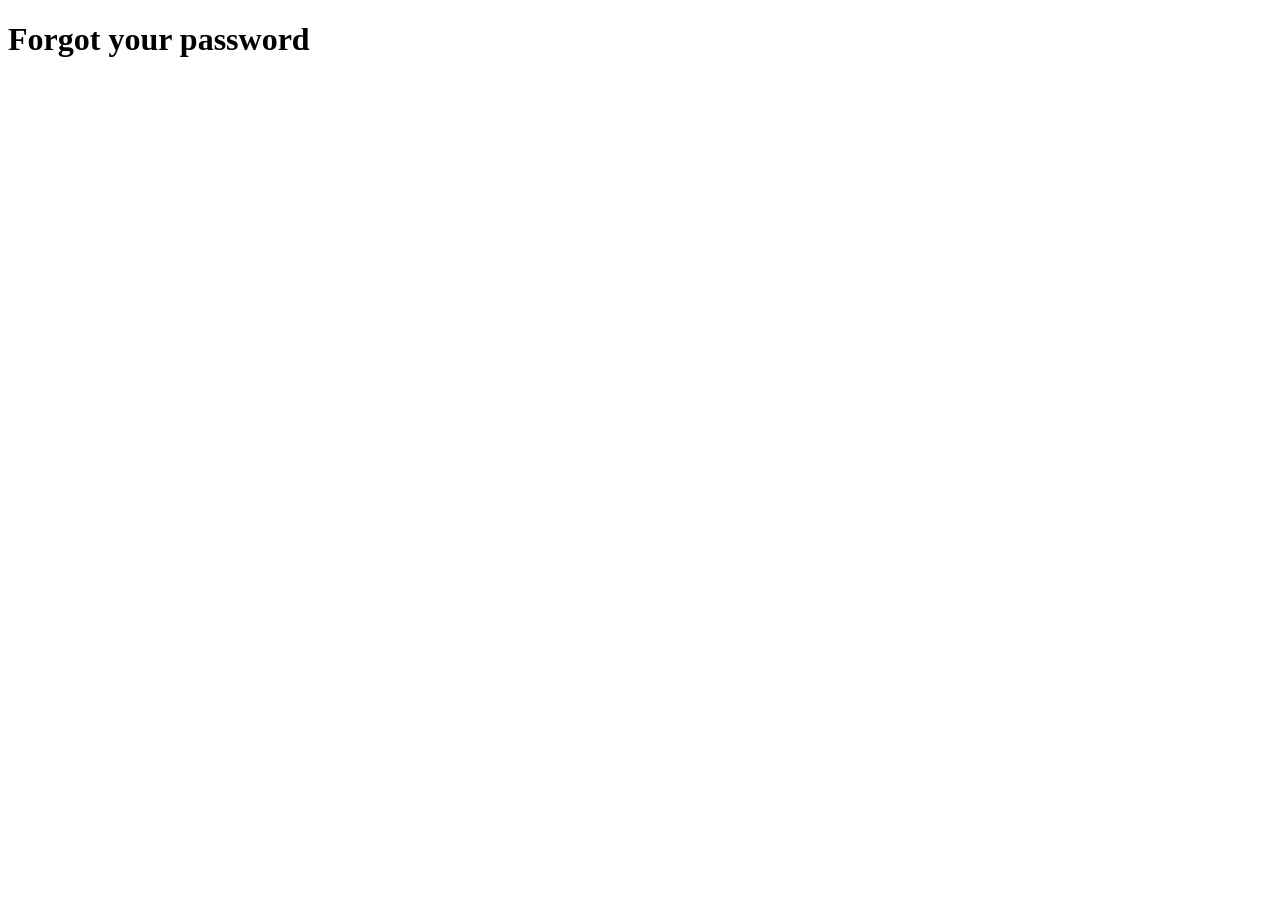
<file: sfrt/forgotpass.html>
<!DOCTYPE html>
<html lang="en">

<head>
    <meta charset="UTF-8">
    <meta name="viewport" content="width=device-width, initial-scale=1.0">
    <title>Document</title>
</head>

<body>
    <h1>Forgot your password</h1>
</body>

</html>
</file>
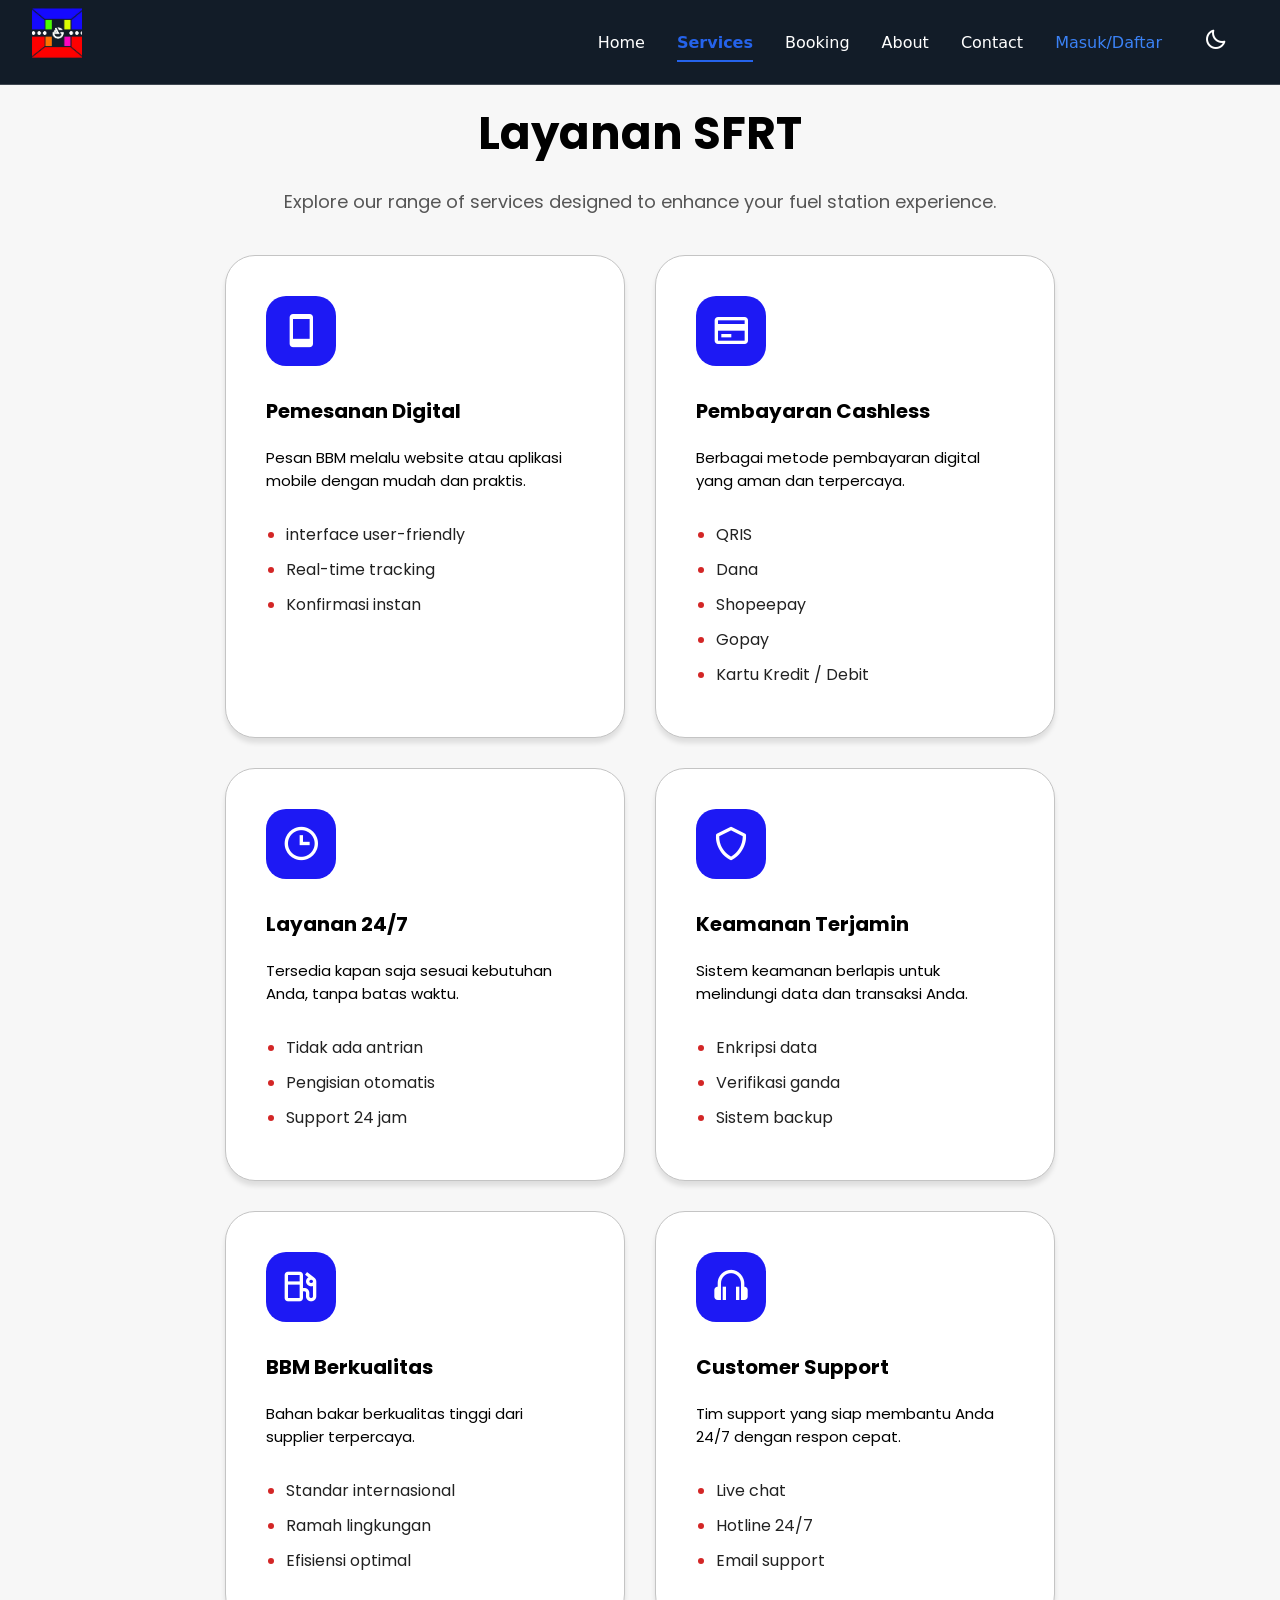
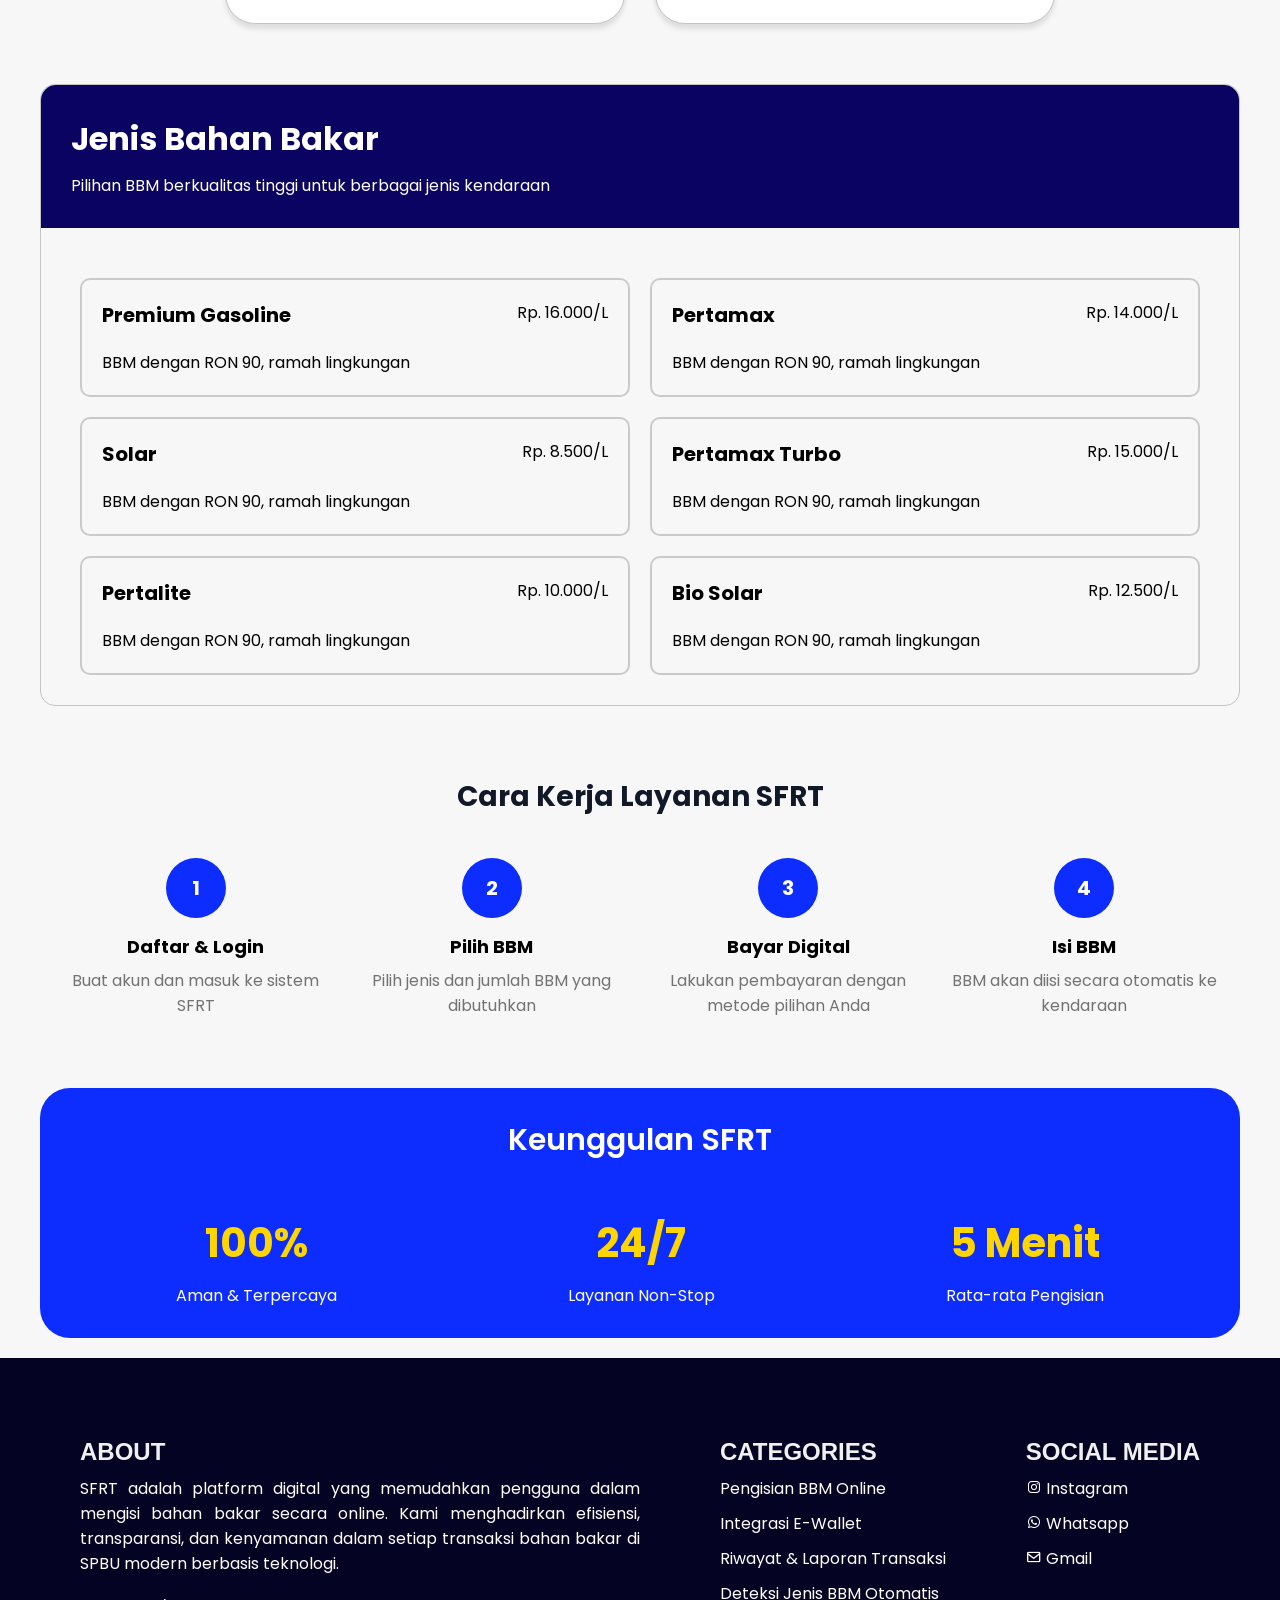
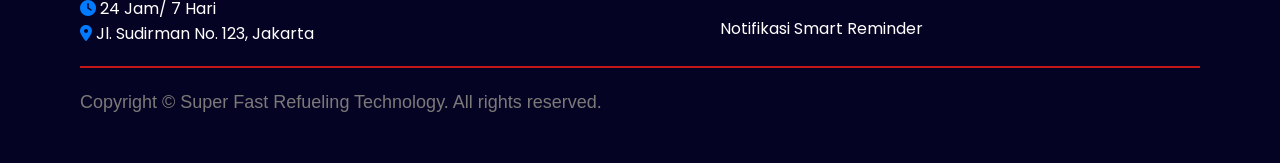
<file: sfrt/service.html>
<!DOCTYPE html>
<html lang="en">

<head>
    <meta charset="UTF-8">
    <meta name="viewport" content="width=device-width, initial-scale=1.0">
    <link href="https://fonts.googleapis.com/css2?family=Poppins:wght@300;400;500;600;700;800;900&display=swap"
        rel="stylesheet">
    <link href='https://unpkg.com/boxicons@2.1.4/css/boxicons.min.css' rel='stylesheet'>
    <link href="https://cdnjs.cloudflare.com/ajax/libs/font-awesome/6.4.0/css/all.min.css" rel="stylesheet">

    <link rel="stylesheet" href="style.css">
    <title>Document</title>
</head>

<body>
    <nav>
        <div class="icon">
            <img src="images/logoku.png" alt="">
        </div>

        <div class="menu-toggle" id="menu-toggle">
            <i class='bx bx-menu'></i>
        </div>

        <ul>
            <li><a href="index.html" class="nav-link">Home</a></li>
            <li><a href="service.html" class="nav-link">Services</a></li>
            <li><a href="booking.html" class="nav-link">Booking</a></li>
            <li><a href="about.html" class="nav-link">About</a></li>
            <li><a href="contact.html" class="nav-link">Contact</a></li>
            <li><a href="signin.html" class="Masuk">Masuk/Daftar</a></li>
            <li><button id="toggleBtn">
                    <i class='bx bx-moon' id="iconDarkMode"></i>
                </button></li>
        </ul>
    </nav>




    <div class="container-service">
        <div class="header-service">
            <h1>Layanan SFRT</h1>
            <p class="service-description">Explore our range of services designed to enhance your fuel station
                experience.</p>
        </div>
        <div class="service">
            <div class="card-service">
                <div class="icon-service">
                    <i class="bx bx-mobile"></i>
                </div>
                <h2>Pemesanan Digital</h2>
                <p>Pesan BBM melalu website atau aplikasi mobile dengan mudah dan praktis.</p>

                <ul>
                    <li><a href="">interface user-friendly</a></li>
                    <li><a href="">Real-time tracking</a></li>
                    <li><a href="">Konfirmasi instan</a></li>
                </ul>
            </div>

            <div class="card-service">
                <div class="icon-service">
                    <i class='bx bx-credit-card'></i>
                </div>
                <h2>Pembayaran Cashless</h2>
                <p>Berbagai metode pembayaran digital yang aman dan terpercaya.</p>

                <ul>
                    <li><a href="">QRIS</a></li>
                    <li><a href="">Dana</a></li>
                    <li><a href="">Shopeepay</a></li>
                    <li><a href="">Gopay</a></li>
                    <li><a href="">Kartu Kredit / Debit</a></li>
                </ul>
            </div>

            <div class="card-service">
                <div class="icon-service">
                    <i class='bx bx-time'></i>

                </div>
                <h2>Layanan 24/7</h2>
                <p>Tersedia kapan saja sesuai kebutuhan Anda, tanpa batas waktu.</p>

                <ul>
                    <li><a href="">Tidak ada antrian</a></li>
                    <li><a href="">Pengisian otomatis</a></li>
                    <li><a href="">Support 24 jam</a></li>
                </ul>
            </div>
            <div class="card-service">
                <div class="icon-service">
                    <i class='bx bx-shield'></i>
                </div>
                <h2>Keamanan Terjamin</h2>
                <p>Sistem keamanan berlapis untuk melindungi data dan transaksi Anda.

                </p>

                <ul>
                    <li><a href="">Enkripsi data</a></li>
                    <li><a href="">Verifikasi ganda</a></li>
                    <li><a href="">Sistem backup</a></li>
                </ul>
            </div>

            <div class="card-service">
                <div class="icon-service">
                    <i class='bx bx-gas-pump'></i>
                </div>
                <h2>BBM Berkualitas</h2>
                <p>Bahan bakar berkualitas tinggi dari supplier terpercaya.</p>
                <ul>
                    <li><a href="">Standar internasional</a></li>
                    <li><a href="">Ramah lingkungan</a></li>
                    <li><a href="">Efisiensi optimal</a></li>
                </ul>
            </div>
            <div class="card-service">
                <div class="icon-service">
                    <i class='bx bx-headphone'></i>
                </div>
                <h2>Customer Support</h2>
                <p>Tim support yang siap membantu Anda 24/7 dengan respon cepat.</p>
                <ul>
                    <li><a href="">Live chat</a></li>
                    <li><a href="">Hotline 24/7</a></li>
                    <li><a href="">Email support</a></li>
                </ul>
            </div>
        </div>


        <div class="jenis-bahanbakar">
            <div class="header-jenis">
                <h1>Jenis Bahan Bakar</h1>
                <p>Pilihan BBM berkualitas tinggi untuk berbagai jenis kendaraan</p>
            </div>
            <div class="bahanbakar">
                <div class="card-bahanbakar">
                    <div class="header-bahanbakar">
                        <h2>Premium Gasoline</h2>
                        <p>Rp. 16.000/L</p>
                    </div>
                    <p>BBM dengan RON 90, ramah lingkungan</p>
                </div>
                <div class="card-bahanbakar">
                    <div class="header-bahanbakar">
                        <h2>Pertamax</h2>
                        <p>Rp. 14.000/L</p>
                    </div>
                    <p>BBM dengan RON 90, ramah lingkungan</p>
                </div>
                <div class="card-bahanbakar">
                    <div class="header-bahanbakar">
                        <h2>Solar</h2>
                        <p>Rp. 8.500/L</p>
                    </div>
                    <p>BBM dengan RON 90, ramah lingkungan</p>
                </div>
                <div class="card-bahanbakar">
                    <div class="header-bahanbakar">
                        <h2>Pertamax Turbo</h2>
                        <p>Rp. 15.000/L</p>
                    </div>
                    <p>BBM dengan RON 90, ramah lingkungan</p>
                </div>
                <div class="card-bahanbakar">
                    <div class="header-bahanbakar">
                        <h2>Pertalite</h2>
                        <p>Rp. 10.000/L</p>
                    </div>
                    <p>BBM dengan RON 90, ramah lingkungan</p>
                </div>
                <div class="card-bahanbakar">
                    <div class="header-bahanbakar">
                        <h2>Bio Solar</h2>
                        <p>Rp. 12.500/L</p>
                    </div>
                    <p>BBM dengan RON 90, ramah lingkungan</p>
                </div>
            </div>
        </div>

        <div class="container-carakerja">
            <h1>Cara Kerja Layanan SFRT</h1>
            <div class="card-carakerja">
                <div class="carakerja">
                    <div class="urutan">1</div>
                    <h2>Daftar & Login</h2>
                    <p>Buat akun dan masuk ke sistem SFRT</p>
                </div>
                <div class="carakerja">
                    <div class="urutan">2</div>
                    <h2>Pilih BBM</h2>
                    <p>Pilih jenis dan jumlah BBM yang dibutuhkan</p>
                </div>
                <div class="carakerja">
                    <div class="urutan">3</div>
                    <h2>Bayar Digital</h2>
                    <p>Lakukan pembayaran dengan metode pilihan Anda</p>
                </div>
                <div class="carakerja">
                    <div class="urutan">4</div>
                    <h2>Isi BBM</h2>
                    <p>BBM akan diisi secara otomatis ke kendaraan</p>
                </div>
            </div>
        </div>


        <div class="kelebihan">
            <h2>Keunggulan SFRT</h2>
            <div class="fitur-keunggulan">
                <div class="item-keunggulan">
                    <h3>100%</h3>
                    <p>Aman & Terpercaya</p>
                </div>
                <div class="item-keunggulan">
                    <h3>24/7</h3>
                    <p>Layanan Non-Stop</p>
                </div>
                <div class="item-keunggulan">
                    <h3>5 Menit</h3>
                    <p>Rata-rata Pengisian</p>
                </div>
            </div>
        </div>
    </div>



    <footer>
        <div class="container-footer" id="Contact">
            <div class="footer-content">
                <div class="content1">
                    <h2>ABOUT</h2>
                    <p>SFRT adalah platform digital yang memudahkan pengguna dalam mengisi bahan bakar secara online.
                        Kami menghadirkan efisiensi, transparansi, dan kenyamanan dalam setiap transaksi bahan bakar di
                        SPBU modern berbasis teknologi.
                    </p>
                    <div class="Information">
                        <p><i class="fa-solid fa-clock" style="color: #007BFF;"></i> 24 Jam/ 7 Hari</p>
                        <p><i class="fa-solid fa-map-marker-alt" style="color: #007BFF;"></i> Jl. Sudirman No. 123,
                            Jakarta</p>
                    </div>
                </div>
                <div class="content2">
                    <h2>CATEGORIES</h2>
                    <ul>
                        <li><a href="#">Pengisian BBM Online</a></li>
                        <li><a href="#">Integrasi E-Wallet</a></li>
                        <li><a href="#">Riwayat & Laporan Transaksi</a></li>
                        <li><a href="#">Deteksi Jenis BBM Otomatis</a></li>
                        <li><a href="#">Notifikasi Smart Reminder</a></li>
                    </ul>
                </div>
                <div class="content3">
                    <h2>SOCIAL MEDIA</h2>
                    <ul>
                        <li><a
                                href="https://www.instagram.com/sfrt_22?utm_source=ig_web_button_share_sheet&igsh=bnMwdnRtMGRzMzRt"><i
                                    class='bx bxl-instagram'></i>
                                Instagram</a></li>
                        <li><a
                                href="https://api.whatsapp.com/send/?phone=6289522177567&text&type=phone_number&app_absent=0"><i
                                    class='bx bxl-whatsapp'></i> Whatsapp</a></li>
                        <li><a href="https://mail.google.com/mail/?view=cm&fs=1&to=dio13abiyyu@gmail.com"><i
                                    class='bx bx-envelope'></i> Gmail</a></li>
                    </ul>
                </div>
            </div>
            <div class="copyright">
                <div class="garis"></div>
                <p>Copyright © Super Fast Refueling Technology. All rights reserved.
                </p>
            </div>
        </div>

    </footer>




    <!-- KUMPULAANNN  SCRIPT -->
    <!-- SCRIPT NAVBAR -->
    <script>
        const toggle = document.getElementById('menu-toggle');
        const navLinks = document.querySelector('nav ul');

        toggle.addEventListener('click', () => {
            navLinks.classList.toggle('show');
        });
    </script>

    <script>
        const links = document.querySelectorAll('.nav-link');
        const currentPage = window.location.pathname;

        links.forEach(link => {
            if (link.getAttribute('href') === currentPage.split('/').pop()) {
                link.classList.add('active');
            }
        });
    </script>

    <script>
        const btnWarna = document.getElementById('toggleBtn');
        const icon = document.getElementById('iconDarkMode');

        // === CEK DARK MODE SAAT HALAMAN DIMUAT ===
        if (localStorage.getItem('darkMode') === 'enabled') {
            document.body.classList.add('dark-mode');
            icon.classList.replace('bx-moon', 'bx-sun');
        }

        // === EVENT TOGGLE DARK MODE ===
        btnWarna.addEventListener('click', () => {
            document.body.classList.toggle('dark-mode');

            // SIMPAN STATUS DARK MODE KE LOCALSTORAGE
            if (document.body.classList.contains('dark-mode')) {
                localStorage.setItem('darkMode', 'enabled');
                icon.classList.replace('bx-moon', 'bx-sun');
            } else {
                localStorage.setItem('darkMode', 'disabled');
                icon.classList.replace('bx-sun', 'bx-moon');
            }
        });
    </script>

</body>

</html>
</file>
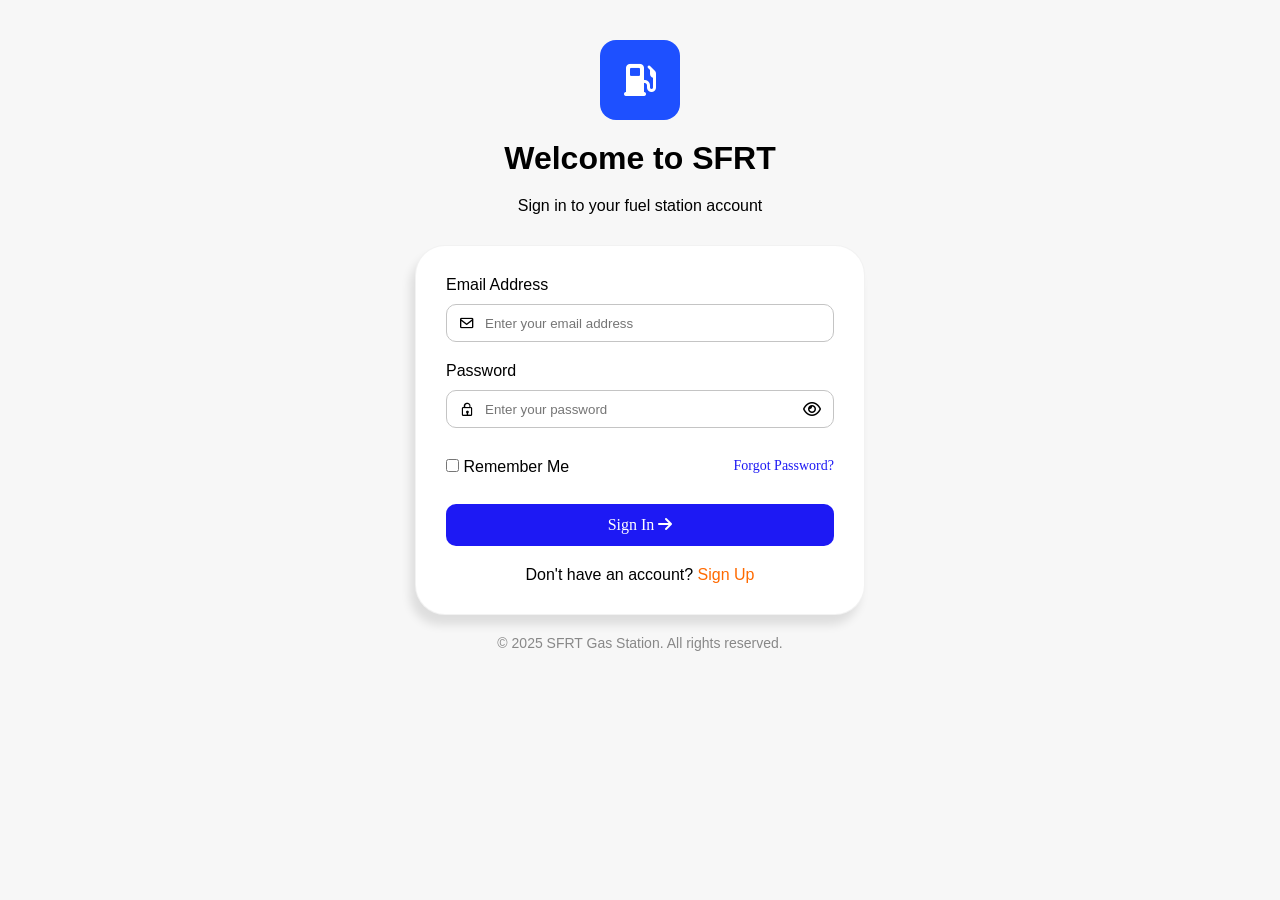
<file: sfrt/signin.html>
<!DOCTYPE html>
<html lang="en">

<head>
    <meta charset="UTF-8">
    <meta name="viewport" content="width=device-width, initial-scale=1.0">
    <link href='https://unpkg.com/boxicons@2.1.4/css/boxicons.min.css' rel='stylesheet'>
    <link href="https://cdnjs.cloudflare.com/ajax/libs/font-awesome/6.4.0/css/all.min.css" rel="stylesheet">
    <link rel="stylesheet" href="style.css">
    <title>Document</title>
</head>

<body>
    <div class="container-akun">
        <div class="header-akun">
            <div class="icon-signin">
                <i class="fa-solid fa-gas-pump"></i>
            </div>
            <h1>Welcome to SFRT</h1>
            <p class="desripsi">Sign in to your fuel station account</p>

            <div class="form-box">
                <label for="">Email Address</label>
                <div class="input-box">
                    <i class="bx bx-envelope"></i>
                    <input type="email" placeholder="Enter your email address" required>
                </div>

                <label for="">Password</label>
                <div class="input-box">
                    <i class="bx bx-lock"></i>
                    <input type="email" placeholder="Enter your password" required>
                    <i class="fa-regular fa-eye" id="lock"></i>
                </div>

                <div class="options">
                    <label for=""><input type="checkbox"> Remember Me</label>
                    <a href="forgotpass.html">Forgot Password?</a>
                </div>

                <a href="profil.html"><Button class="btn-signin">Sign In <i
                            class="fa-solid fa-arrow-right"></i></Button></a>

                <p class="Signup">Don't have an account? <a href="signup.html">Sign Up</a></p>
            </div>
        </div>
        <p class="footer-copyright">© 2025 SFRT Gas Station. All rights reserved.</p>
    </div>


    <script>
        const lock = document.getElementById('lock');
        const passwordInput = document.querySelector('input[type="email"][placeholder="Enter Your Password"]')
    </script>
</body>

</html>
</file>
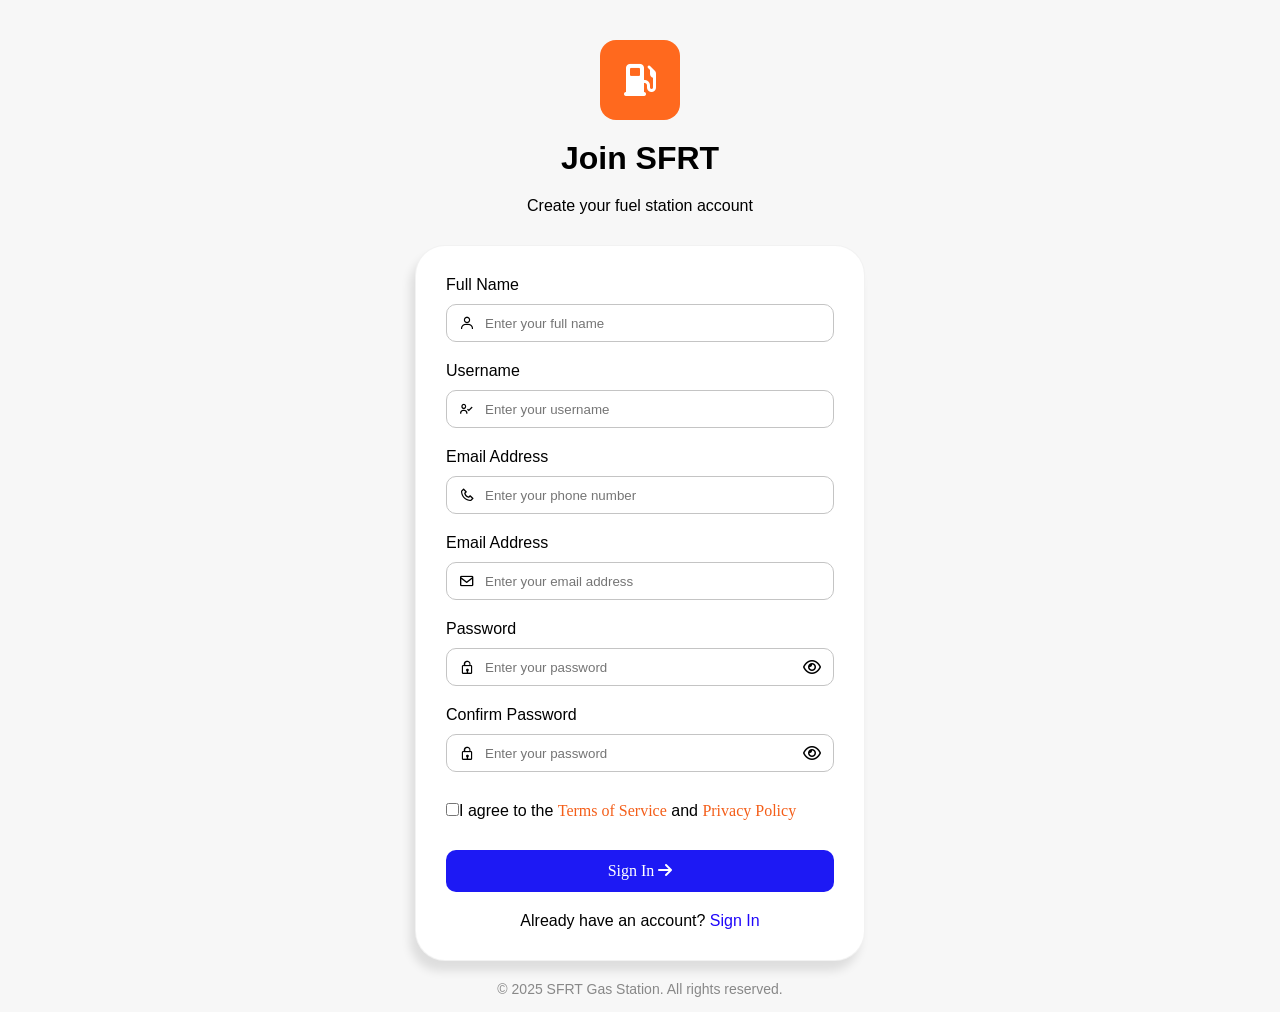
<file: sfrt/signup.html>
<!DOCTYPE html>
<html lang="en">

<head>
    <meta charset="UTF-8">
    <meta name="viewport" content="width=device-width, initial-scale=1.0">
    <link href='https://unpkg.com/boxicons@2.1.4/css/boxicons.min.css' rel='stylesheet'>
    <link href="https://cdnjs.cloudflare.com/ajax/libs/font-awesome/6.4.0/css/all.min.css" rel="stylesheet">
    <link rel="stylesheet" href="style.css">
    <title>Document</title>
</head>

<body>
    <div class="container-akun-signup">
        <div class="header-akun">
            <div class="icon-signup">
                <i class="fa-solid fa-gas-pump"></i>
            </div>
            <h1>Join SFRT</h1>
            <p class="desripsi">Create your fuel station account</p>

            <div class="form-box">
                <label for="">Full Name</label>
                <div class="input-box">
                    <i class="bx bx-user"></i>
                    <input type="text" placeholder="Enter your full name" required>
                </div>
                <label for="">Username</label>
                <div class="input-box">
                    <i class="bx bx-user-check"></i>
                    <input type="text" placeholder="Enter your username" required>
                </div>
                <label for="">Email Address</label>
                <div class="input-box">
                    <i class="bx bx-phone"></i>
                    <input type="email" placeholder="Enter your phone number" required>
                </div>
                <label for="">Email Address</label>
                <div class="input-box">
                    <i class="bx bx-envelope"></i>
                    <input type="email" placeholder="Enter your email address" required>
                </div>

                <label for="">Password</label>
                <div class="input-box">
                    <i class="bx bx-lock"></i>
                    <input type="email" placeholder="Enter your password" required>
                    <i class="fa-regular fa-eye"></i>
                </div>
                <label for="">Confirm Password</label>
                <div class="input-box">
                    <i class="bx bx-lock"></i>
                    <input type="email" placeholder="Enter your password" required>
                    <i class="fa-regular fa-eye"></i>
                </div>

                <div class="options-signup">
                    <label for=""><input type="checkbox">I agree to the <a href="">Terms of Service</a> and
                        <a>Privacy Policy</a></label>

                </div>

                <a href="signin.html"><Button class="btn-signin">Sign In <i
                            class="fa-solid fa-arrow-right"></i></Button></a>

                <p class="Signin">Already have an account? <a href="signin.html">Sign In</a></p>
            </div>
        </div>
        <p class="footer-copyright">© 2025 SFRT Gas Station. All rights reserved.</p>
    </div>
</body>

</html>
</file>
<file: sfrt/style.css>
*,
body {
  padding: 0;
  margin: 0;
  box-sizing: border-box;
}

body {
  width: 100%;
}

nav {
  background-color: #121c28;
  display: flex;
  justify-content: space-between;
  padding: 0.5rem 2rem;
  width: 100%;
  z-index: 12000;
  position: fixed;
  border-bottom: 1px solid rgba(255, 255, 255, 0.189);
}

.nav-link.active {
  color: #2563eb; /* biru */
  font-weight: 600;
  border-bottom: 2px solid #2563eb;
}

nav ul {
  list-style: none;
  display: flex;
  gap: 2rem;
  align-items: center;
  padding: 10px;
}

nav ul li a {
  color: #fff;
  text-decoration: none;
  padding: 8px 0;
  font-family: system-ui, -apple-system, BlinkMacSystemFont, "Segoe UI", Roboto,
    Oxygen, Ubuntu, Cantarell, "Open Sans", "Helvetica Neue", sans-serif;
  font-weight: 400;
  transition: all ease-in-out;
  transition-duration: 300ms;
  border-bottom: 1px solid transparent;
}

nav ul li a:hover {
  color: #2563eb;
  border-bottom: 2px solid #2563eb;
}

.Masuk {
  color: #3b82f6;
}

.icon img {
  width: 50px;
}

.menu-toggle {
  display: none;
  font-size: 28px;
  color: white;
  cursor: pointer;
  padding: 10px;
}
/* ini untuk button tema gelap terang */

body {
  font-family: Arial, sans-serif;
  background-color: #f7f7f7;
  color: black;
}

body.dark-mode {
  background-color: #121212f7;
  color: white;
}

button {
  padding: 10px;
  cursor: pointer;
  background-color: transparent;
  border: none;
  font-size: 24px;
}

button i {
  color: #ffffff;
}

body.dark-mode button i {
  color: #f1c40f;
  /* Warna icon di dark mode */
}

/* selesai  button tema gelap terang */

.container1 {
  background: linear-gradient(130deg, #210f8a, #3960d6);
  width: 100%;
  height: auto;
  padding: 90px;
  text-align: center;
  padding-top: 150px;
}

.container1 h1 {
  color: #fff;
  font-size: 50px;
  font-family: Poppins;
}
.container1 h2 {
  color: #fff;
  font-size: 45px;
  font-family: Poppins;
}

.container1 h2,
span {
  line-height: 1.2em;
}

.container1 h2 span {
  color: #f5933e;
  font-size: 40px;
  font-family: Poppins;
  font-weight: 50px;
}

.container1 p {
  padding-top: 15px;
  color: #fff;
  font-size: 20px;
  font-family: Poppins;
  max-width: 700px;
  margin: auto;
}

.tombol-aksi {
  display: flex;
  justify-content: center;
  gap: 25px;
  margin-bottom: 50px;
}

.container1 .btn1 {
  padding: 16px;
  width: 190px;
  margin-top: 20px;
  background-color: #fb6900;
  border-radius: 10px;
  color: #ffffff;
  text-decoration: none;
  transition: all 0.4s ease-in-out;
}
.container1 .btn1:hover {
  transform: scale(1.07);
  background-color: #fb4b00;
}

.container1 .btn2 {
  padding: 16px;
  width: 190px;
  margin-top: 20px;
  border: 2px solid #fff;
  border-radius: 10px;
  color: #ffffff;
  text-decoration: none;
  transition: all 0.4s ease-in-out;
}
.container1 .btn2:hover {
  background-color: #ffffff;
  color: #24115f;
}

.container1 .layanan {
  display: flex;
  gap: 20px;
  justify-content: center;
}

.container1 .card-layanan {
  padding: 20px;
  background-color: #6573f647;
  width: 500px;
  max-width: 100%;
  justify-content: center;
  border-radius: 10px;
  border: 1px solid #ecebeb58;
  transition: all 0.3s ease-in-out;
}

.container1 .card-layanan:hover {
  transform: scale(1.05);
  box-shadow: 0 4px 20px rgba(45, 122, 255, 0.667);
}

.container1 .card-layanan i {
  color: #ff6200;
  font-size: 40px;
  padding: 10px 20px 20px 20px;
}

.container1 .card-layanan h2 {
  font-size: 17px;
  font-family: "Poppins";
  color: #ffffff;
}

.container1 .card-layanan p {
  font-size: 14px;
}

.container2 {
  padding-top: 100px;
  height: auto;
  width: 100%;
  padding-bottom: 20px;
}

.container2 h1 {
  text-align: center;
  font-size: 30px;
  font-family: "Poppins";
  color: #000000;
}

body.dark-mode .container2 h1 {
  color: #ffffff; /* Jadi putih di dark mode */
}

body.dark-mode h1,
body.dark-mode h2,
body.dark-mode a,
body.dark-mode p,
body.dark-mode li {
  color: #ffffff;
}

body.dark-mode .container5 .info-item p i {
  color: #ffffff;
}

.container2 p {
  text-align: center;
  color: #303030d2;
  font-family: "Poppins";
  font-size: 15px;
}

.container2 .BBM {
  display: grid;
  grid-template-columns: repeat(auto-fit, minmax(250px, 1fr));
  gap: 30px;
  max-width: 1000px;
  margin: 50px auto; /* auto = center */
  padding: 0 20px;
}

.container2 .BBM .card-bbm {
  border: 1px solid #191717;
  padding: 20px;
  width: 100%;
  border-radius: 10px;
  max-width: 100%;
  text-align: center;
}

.container2 .card-bbm h2 {
  color: #ffffff;
  font-size: 20px;
}

.container2 .card-bbm p {
  color: #ffffff;
  font-size: 12px;
  text-align: center;
}

.container2 .card-bbm i {
  color: #ffffff;
  font-size: 40px;
  padding: 10px;
}

.container2 .card-bbm h3 {
  color: #ffffff;
  font-size: 15px;
  padding: 10px 0;
  font-family: Arial, Helvetica, sans-serif;
}

.price {
  border-top: 1px solid #191717;
  margin-top: 20px;
  margin-bottom: 10px;
}

.container3 {
  width: 100%;
  height: auto;
  padding: 90px;
}

.container3 h1 {
  color: #000000;
  font-size: 30px;
  font-family: Poppins;
  text-align: center;
}

.container3 p {
  color: #000000;
  font-size: 15px;
  font-family: Poppins;
  text-align: center;
  padding: 7px 10px 20px 10px;
}

.container3 .keunggulan {
  display: flex;
  gap: 20px;
  flex-wrap: wrap;
  margin: 20px;
  justify-content: center;
}

.container3 .keunggulan .card-keunggulan {
  background-color: #ffffff;
  padding: 20px;
  width: 280px;
  max-width: 100%;
  border-radius: 25px;
  box-shadow: 10px 10px 20px rgba(0, 0, 0, 0.258);
}

.container3 .keunggulan .icons-keunggulan {
  display: flex;
  align-items: center;
  justify-content: center;
  width: 70px;
  height: 70px;
  border-radius: 50%;
  margin: 0 auto 20px auto;
  text-align: center;
}

.container3 .keunggulan .icons-keunggulan i {
  color: white;
  font-size: 30px;
  padding: 0;
}

.container3 .keunggulan h2 {
  font-size: 15px;
  font-family: Poppins;
  color: #000000;
  text-align: center;
}

.container3 .keunggulan p {
  font-size: 13px;
  color: #000000;
  text-align: center;
  font-family: Poppins;
}

.container4 {
  background-color: #0c0326;
  width: 100%;
  height: auto;
  padding: 90px;
}

.kotak {
  display: flex;
  gap: 20px;
  justify-content: center;
}

.kotak-kiri {
  width: 500px;
  max-width: 100%;
  background-color: #0c0326;
}

.kotak-kiri h1 {
  color: #ffffff;
  font-size: 30px;
  font-family: Poppins;
}

.kotak-kiri p {
  color: #adadad;
  font-size: 15px;
  font-family: "Poppins";
}

.kotakbawah {
  display: flex;
  gap: 20px;
  margin-top: 20px;
  justify-content: space-beetween;
}

.kotakbawah h2 {
  color: #ffffff;
  font-size: 15px;
  font-family: "Poppins";
  font-weight: 800;
}

.kotak-kiri-kiri {
  text-align: start;
}

.kotak-kanan {
  border: 1px solid #ffffff;
  width: 600px;
  max-width: 100%;
  border-radius: 20px;
  padding: 20px;
  background-color: #22235051;
}

.kotak-kanan h2 {
  color: #ffffff;
  font-size: 30px;
  font-family: Poppins;
  text-align: center;
  margin-bottom: 20px;
}

.kotakbesar {
  display: grid;
  grid-template-columns: repeat(2, 1fr);
  gap: 30px;
  padding: 0 10px;
  padding: 20px;
}

.impact {
  text-align: center;
}

.icon-impact {
  display: flex;
  align-items: center;
  justify-content: center;
  color: #ffffff;
  background-color: #0c0326;
  font-size: 24px;
  width: 60px;
  height: 60px;
  margin: 0 auto 10px;
  border-radius: 50%;
  transition: all 0.3s ease-in-out;
}

.icon-impact:hover {
  transform: scale(1.05);
  box-shadow: 0 4px 20px rgba(45, 122, 255, 0.667);
  color: #ffda06;
}

.impact h3 {
  color: #ff7f32;
  font-size: 24px;
  margin: 5px 0;
}

.impact p {
  color: #ffffff;
  font-size: 14px;
}

.container5 {
  width: 100%;
  height: auto;
  padding: 90px;
  text-align: center;
}

.container5 h1 {
  color: #000000;
  font-size: 30px;
  font-family: "Poppins";
  padding-bottom: 5px;
}

.container5 p {
  color: #393939e2;
  font-size: 15px;
  font-family: "Poppins";
  padding-bottom: 15px;
}

.location-input {
  display: flex;
  align-items: center;
  border: 1px solid #ccc;
  border-radius: 10px;
  padding: 10px 15px;
  width: 350px;
  margin: 10px auto;
  background-color: #ffffff;
}

.location-input .icon-map i {
  color: #888;
  margin-right: 10px;
  font-size: 16px;
}

.location-input input {
  border: none;
  flex: 1;
  outline: none;
  font-family: "Poppins", sans-serif;
  font-size: 13px;
}

.location-input button {
  background-color: #1d19f4;
  color: #ffffff;
  padding: 8px;
  border-radius: 5px;
  border: none;
  cursor: pointer;
}

.location-input button:hover {
  background-color: #1614ad;
}

.info {
  display: flex;
  justify-content: center;
  gap: 20px;
  flex-wrap: wrap;
  margin-top: 20px;
  text-align: start;
}

.card-spbu {
  border: 1px solid #c4c4c4;
  padding: 20px;
  border-radius: 20px;
  flex-wrap: wrap;
  width: 100%;
  max-width: 900px;
  margin: 20px auto;
  box-shadow: 0px 5px 10px rgba(0, 0, 0, 0.1);
}

.card-spbu h2 {
  color: #000000;
  font-size: 16px;
  font-family: "Poppins";
  font-weight: 300px;
}

.card-spbu p {
  color: #000000;
  font-size: 12px;
  font-family: "Poppins";
}

.card-spbu .info-item {
  display: flex;
  align-items: center;
  gap: 10px;
  margin-top: 10px;
}

.card-spbu .info-item i {
  color: #282727b5;
  font-size: 16px;
  word-spacing: -5px;
}

.bbm {
  display: flex;
  gap: 15px;
  margin: 20px 0;
  justify-content: space-between;
}

.card-spbu .jenis-bbm {
  flex: 1;
  background-color: #f0fff4;
  border: 1px solid #000000;
  padding: 15px;
  border-radius: 10px;
  color: #000000;
  font-family: "Poppins";
}

.keterangan-bbm {
  display: flex;
  justify-content: space-between;
}

.keterangan-bbm i {
  font-size: 13px;
}

.keterangan-bbm p {
  font-size: 13px;
  font-family: "Poppins";
}

.keterangan-bbm .keterangan {
  color: #00b300;
  font-weight: 600;
  font-size: 13px;
}

.card-bbm h3 {
  color: #000000;
  font-size: 15px;
  font-family: "Poppins";
  font-weight: 600;
}

.tombolorder {
  display: flex;
  flex-wrap: wrap; /* penting kalau lebar kecil */
  gap: 10px;
  justify-content: space-between; /* tombol sebar rata */
  margin-top: 20px;
  width: 100%;
}

.tombolorder a {
  flex: 1 1 48%; /* tombol responsif, nggak mentok */
  text-align: center;
}

.tombolorder button {
  width: 100%; /* isi penuh kotak <a> */
  padding: 10px 20px;
  background-color: #1d19f4;
  color: #ffffff;
  border: none;
  border-radius: 5px;
  cursor: pointer;
  font-family: "Poppins";
  font-size: 14px;
}

.container6 {
  padding: 50px;
  width: 100%;
  height: auto;
}

.container6 .header {
  text-align: center;
  color: #000000;
  font-size: 15px;
  font-family: "Poppins";
  margin-bottom: 5px;
}

.contact {
  display: flex;
  justify-content: center;
  flex: wrap;
  gap: 30px;
  width: 100%;
}

.contact-kiri {
  width: 600px;
  max-width: 100%;
  border: 1px solid #c4c4c4;
  padding: 20px;
  border-radius: 20px;
}

.contact-kiri h2 {
  font-family: "Poppins";
  margin-bottom: 30px;
}

.kotak-FAQ {
  background-color: #1411b1;
  padding: 20px;
  border-radius: 10px;
}

.kotak-FAQ h1 {
  font-size: 26px;
  color: #ffffff;
  font-family: "Poppins";
  margin-bottom: 10px;
}

.kotak-FAQ p {
  font-size: 14px;
  color: #ffffff;
  font-family: "Poppins";
}

.kotak-FAQ a Button {
  background-color: #ffffff;
  border: none;
  margin-top: 20px;
  padding: 10px;
  border-radius: 10px;
  font-weight: 400;
}

.kotak-FAQ a Button:hover {
  background-color: #ecececcb;
  color: #000000;
  transition: all 0.3s ease-in-out;
  cursor: pointer;
}

.kontak-box {
  display: flex;
  align-items: center;
  background-color: #e0e1e2ae; /* mirip warna latar */
  padding: 10px 15px;
  border-radius: 10px;
  width: fit-content;
  gap: 15px;
  margin-top: 15px;
  margin-bottom: 15px;
  width: 100%;
  max-width: 100%;
}

.teks-kontak {
  color: #000000;
  font-size: 14px;
  font-family: "Poppins";
  text-align: start;
}

.contact-kanan {
  width: 600px;
  max-width: 100%;
  border: 1px solid #c4c4c4;
  padding: 20px;
  border-radius: 20px;
}

.contact-kanan h2 {
  font-family: "Poppins";
  margin-bottom: 20px;
}

.input-pesan label {
  display: block;
  margin-bottom: 6px;
  font-weight: 600;
  font-size: 14px;
  font-family: "Poppins";
}

.input-pesan input,
select,
textarea {
  width: 100%;
  padding: 12px 15px;
  border-radius: 5px;
  border: 1px solid #c4c4c4;
  font-size: 13px;
  margin-bottom: 20px;
}

input:focus,
select:focus,
textarea:focus {
  border-color: #3b82f6;
  outline: none;
}

.input-pesan textarea {
  resize: vertical;
}

.container-footer {
  background-color: #050323;
  padding: 80px 80px 10px 80px;
}

.footer-content {
  display: flex;
  flex-wrap: wrap;
  justify-content: space-between;
  margin: 0;
  max-width: 1200px;
  margin-bottom: 10px;
}

.footer-content h2 {
  color: #f0f0f0;
  font-family: "Segoe UI", Tahoma, Geneva, Verdana, sans-serif;
}

.footer-content ul {
  list-style: none;
  padding: 0;
}

.footer-content ul li {
  margin-bottom: 10px;
}

.footer-content ul li a {
  text-decoration: none;
  color: rgb(255, 255, 255);
  font-size: 16px;
  transition: color 0.3s ease;
  font-family: Poppins, sans-serif;
}

.content1 {
  text-align: start;
  width: 50%;
  padding: 0;
}

.content1 p {
  text-align: justify;
  font-family: Poppins;
  font-size: 16px;
  color: rgb(255, 255, 255);
}

.content1 .Information {
  margin-top: 20px;
  margin-bottom: 10px;
}

.footer-content h2 {
  margin-bottom: 10px;
}

.footer-content ul li a:hover {
  color: #9900ff;
}

.copyright {
  text-align: start;
  font-size: 15px;
  color: rgb(124, 121, 121);
  margin-top: 20px;
  padding-bottom: 40px;
  border-top: 2px solid #c41818;

  margin: 0 auto;
}

.copyright p {
  text-align: start;

  font-size: 18px;
  font-family: "Segoe UI", Tahoma, Geneva, Verdana, sans-serif;
}

.garis {
  text-align: center;
  height: 4px;

  border-radius: 30px;
  margin: 0 auto;
  margin-bottom: 20px;
}

.ceo {
  display: flex;
  padding-top: 20px;
}

.ceo h2 {
  font-size: 18px;
  color: #ffffff;
  font-family: "Poppins";
  text-align: start;
}

.ceo h2 a {
  color: #148eff;
  text-decoration: none;
  font-weight: 600;
}

/* Ini untuk halaman Signin.html */
.container-akun {
  width: 100%;
  height: 100vh;
  background-color: #f7f7f7;
  justify-content: center;
  align-items: center;
}

.container-akun .header-akun {
  text-align: center;
  padding-top: 40px;
  font-family: "Poppins", sans-serif;
  width: 100%;
}

.container-akun .header-akun h1 {
  margin-bottom: 20px;
}

.icon-signin {
  background-color: #1e50ff;
  width: 80px;
  height: 80px;
  border-radius: 16px;
  display: flex;
  justify-content: center;
  align-items: center;
  margin: 0 auto 20px;
  color: white;
  font-size: 32px;
}

.form-box {
  background-color: #ffffff;
  text-align: start;
  width: 80%;
  max-width: 450px;
  margin: 0 auto;
  margin-top: 30px;
  padding: 30px;
  box-shadow: -5px 10px 10px rgba(0, 0, 0, 0.1);
  border-radius: 30px;
  border: 1px solid #c4c4c437;
}

.form-box .input-box {
  display: flex;
  margin-bottom: 20px;
  padding: 10px 12px;
  border-radius: 10px;
  gap: 10px;
  align-items: center;
  border: 1px solid #c4c4c4;
  margin-top: 10px;
}

.input-box input {
  border: none;
  outline: none;
  background: transparent;
  flex: 1;
}

.options {
  display: flex;
  justify-content: space-between;
  margin-top: 30px;
  margin-bottom: 10px;
}

.options a {
  color: #1d19f4;
  text-decoration: none;
  font-size: 14px;
  font-family: "Poppins";
  margin-bottom: 20px;
}

.form-box a button {
  width: 100%;
  padding: 12px;
  background-color: #1d19f4;
  color: #ffffff;
  border: none;
  border-radius: 10px;
  font-size: 16px;
  font-family: "Poppins";
  cursor: pointer;
}

.Signup {
  text-align: center;
  margin-top: 20px;
}

.Signup a {
  color: #ff6a00;
  text-decoration: none;
}

.container-akun .footer-copyright {
  text-align: center;
  font-size: 14px;
  color: #888888;
  font-family: "Poppins", sans-serif;
  margin-top: 20px;
}

.icon-signup {
  background-color: #ff691e;
  width: 80px;
  height: 80px;
  border-radius: 16px;
  display: flex;
  justify-content: center;
  align-items: center;
  margin: 0 auto 20px;
  color: white;
  font-size: 32px;
}

.container-akun-signup {
  width: 100%;
  height: auto;
  background-color: #f7f7f7;
  justify-content: center;
  align-items: center;
  padding-bottom: 15px;
}

.container-akun-signup .header-akun {
  text-align: center;
  padding-top: 40px;
  font-family: "Poppins", sans-serif;
  width: 100%;
}

.container-akun-signup .header-akun h1 {
  margin-bottom: 20px;
}
.container-akun-signup .footer-copyright {
  text-align: center;
  font-size: 14px;
  color: #888888;
  font-family: "Poppins", sans-serif;
  margin-top: 20px;
}

.options-signup {
  margin-top: 30px;
  margin-bottom: 30px;
  font-family: "Poppins", sans-serif;
}

.options-signup a {
  color: #f45e19;
  text-decoration: none;
  font-family: "Poppins";
  margin-bottom: 20px;
}

.Signin {
  text-align: center;
  margin-top: 20px;
}

.Signin a {
  color: #1f07fa;
  text-decoration: none;
}

/* Service.html css */
.container-service {
  width: 100%;
  height: auto;

  justify-content: center;
  align-items: center;
  padding-top: 100px;
  padding-bottom: 40px;
  font-family: "Poppins", sans-serif;
  padding: 100px 20px 20px 20px;
}

.header-service {
  text-align: center;
}

.header-service h1 {
  font-size: 45px;
  font-weight: 700;
  margin-bottom: 20px;
}

.header-service p {
  font-size: 18px;
  color: #555;
  margin-bottom: 40px;
}

.service {
  display: flex;
  flex-wrap: wrap;
  justify-content: center;
  gap: 30px;
  padding: 0 20px;
  margin-bottom: 60px;
}

body.dark-mode .container-service .service h2,
body.dark-mode .container-service .service p {
  color: #000000; /* Jadi putih di dark mode */
}
.card-service {
  background-color: #ffffff;
  width: 100%;
  max-width: 400px;
  border: 1px solid #c4c4c4;
  padding: 40px;
  border-radius: 30px;
  box-shadow: 0px 5px 5px rgba(0, 0, 0, 0.1);
  transition: all 0.3s ease-in-out;
}

.card-service:hover {
  transform: scale(1.02);
  box-shadow: 0px 10px 10px rgba(0, 0, 0, 0.2);
}

.icon-service {
  display: flex;
  justify-content: center;
  align-items: center;
  width: 70px;
  height: 70px;
  border-radius: 20px;
  background-color: #1d19f4;
  color: #ffffff;
  font-size: 40px;
  margin-bottom: 30px;
}

.card-service h2 {
  font-size: 20px;
  color: #000000;
  margin-bottom: 20px;
}

.card-service p {
  font-size: 15px;
  line-height: 23px;
  margin-bottom: 30px;
}

.card-service ul {
  padding-left: 0;
  margin: 0;
  margin-left: 20px;
}

.card-service ul li {
  color: #d32626;
  font-size: 16px;
  margin-bottom: 10px;
}

.card-service ul li a {
  text-decoration: none;
  color: #000000de;
}

.jenis-bahanbakar {
  gap: 20px;
  margin-top: 40px;
  border: 1px solid #c4c4c4;
  width: 100%;
  max-width: 1200px;
  margin: 0 auto;
  border-radius: 15px;
  margin-bottom: 30px;
}

.header-jenis {
  text-align: start;
  margin-bottom: 20px;
  background-color: rgb(10, 3, 98);
  width: 100%;
  border-radius: 15px 15px 0 0;
  padding: 30px;
  color: #ffffff;
}

.header-jenis h1 {
  margin-bottom: 10px;
}

.bahanbakar {
  display: flex;
  flex-wrap: wrap;
  padding: 30px;
  gap: 20px;
  width: 100%;
  justify-content: center;
}

.card-bahanbakar {
  border: 2px solid #c4c4c4dd;
  padding: 20px;
  width: 100%;
  max-width: 550px;
  border-radius: 10px;
  transition: all 0.3s ease-in-out;
}

.header-bahanbakar {
  display: flex;
  justify-content: space-between;
  gap: 5px; /* Jarak antar teks */
  margin-bottom: 20px;
}

.header-bahanbakar h2 {
  font-size: 20px;
  color: #000000;
  font-family: "Poppins";
}

.card-bahanbakar:hover {
  background-color: #84e2ffa9;
  border-color: #1411b1;
  justify-content: center;
  align-items: center;
  width: 100%;
}

.kelebihan {
  padding: 30px;
  background-color: #0d2dff;
  border-radius: 30px;
  width: 100%;
  max-width: 1200px;
  margin: 0 auto;
  margin-top: 30px;
}

.kelebihan h2 {
  text-align: center;
  margin-bottom: 20px;
  font-size: 30px;
  color: #ffffff;
  font-weight: 600;
}

.fitur-keunggulan {
  display: flex;
  flex-wrap: wrap;
  gap: 20px;
  width: 100%;
  align-items: center;
  justify-content: space-around;
  margin-top: 50px;
}

.item-keunggulan {
  flex-wrap: wrap;
}

.item-keunggulan h3 {
  font-size: 40px;
  text-align: center;
  color: rgb(255, 213, 0);
  font-weight: bolder;
}

.item-keunggulan p {
  font-size: 16px;
  color: #ffffff;
  text-align: center;
  margin-top: 10px;
}

.container-carakerja {
  width: 100%;
  padding: 40px 20px;
  max-width: 1200px;
  margin: 0 auto;
}

.container-carakerja h1 {
  text-align: center;
  margin-bottom: 40px;
  font-size: 28px;
  font-weight: bold;
  color: #111827;
}

.card-carakerja {
  display: flex;
  flex-wrap: wrap;
  justify-content: space-around;
  gap: 25px;
}

.carakerja {
  flex: 1 1 200px;
  text-align: center;
}

.urutan {
  background-color: #0d2dff;
  font-size: 20px;
  display: flex;
  align-items: center;
  justify-content: center;
  width: 60px;
  height: 60px;
  border-radius: 50%;
  margin: 0 auto 15px;
  color: #fff;
  font-weight: bold;
}

.carakerja h2 {
  font-size: 18px;
  margin-bottom: 8px;
  color: #000000;
}
.carakerja p {
  color: #2a2929a3;
}

.container-about {
  background-color: #605d5d09;
  width: 100%;
  height: auto;
  padding: 90px;
}

.container-about .header-about {
  text-align: center;
  margin-bottom: 30px;
  font-family: "Poppins";
}

.sfrt {
  text-align: center;
  padding: 40px;
  background-color: #fff;
  box-shadow: 5px 10px 20px #00000025;
  border: 1px solid #ffffff;
  border-radius: 15px;
  margin-bottom: 30px;
  width: 100%;
  max-width: 1300px;
  margin: 0 auto 40px;
}

body.dark-mode .sfrt p {
  color: #000000; /* Jadi putih di dark mode */
}
body.dark-mode .container-visimisi h2,
body.dark-mode .container-visimisi p,
body.dark-mode .container-visimisi ul li {
  color: #000000; /* Jadi putih di dark mode */
}

body.dark-mode .container-nilai .nilai h2,
body.dark-mode .container-nilai .nilai p {
  color: #000000; /* Jadi putih di dark mode */
}

.sfrt p {
  font-family: "Poppins";
  line-height: 1.5;
  font-size: 17px;
  color: #000000ae;
}

.container-visimisi {
  width: 100%;
  display: flex;
}

.card-visimisi {
  display: flex;
  flex-wrap: wrap;
  gap: 20px;
  justify-content: center;
  font-family: "Poppins";
}

.card-visi,
.card-misi {
  flex: 1 1 45%;
  max-width: 800px;
  background-color: #fff;
  box-shadow: 5px 10px 20px #00000025;
  padding: 40px;
  border-radius: 20px;
  line-height: 30px;
}

.card-misi {
  box-shadow: 5px 10px 20px #00000036;
}

.card-misi ul li {
  margin-left: 20px;
  margin-bottom: 10px;
  font-size: 15px;
}

.header-visi h2 {
  margin-bottom: 20px;
}
.header-misi h2 {
  margin-bottom: 20px;
}

.header-visi p {
  font-size: 15px;
}

.container-nilai {
  margin-top: 30px;
  font-family: "Poppins";
  width: 100%;
  padding: 20px;
}

.container-nilai h2 {
  text-align: center;
  margin-bottom: 30px;
  font-size: 30px;
}

.nilai {
  display: flex;
  flex-wrap: wrap;
  gap: 20px;
}

.card-nilai {
  width: 100%;
  max-width: 400px;
  padding: 30px;
  background-color: #ffffff;
  box-shadow: 10px 10px 20px #00000025;
  margin: 10px auto;
  border-radius: 20px;
  text-align: center;
}

.icon-nilai {
  background-color: #77a0ffef;
  justify-content: center;
  align-items: center;
  width: 70px;
  height: 70px;
  font-size: 30px;
  display: flex;
  margin: 0 auto 20px;
  border-radius: 20px;
  color: #171071;
}

.card-nilai h2 {
  margin-bottom: 20px;
  font-size: 20px;
}

.timeline-container {
  width: 100%;
  margin: 40px auto;
  padding: 40px;
  background: #fff;
  border-radius: 20px;
  box-shadow: 5px 10px 20px #00000015;
  font-family: "Poppins", sans-serif;
}

body.dark-mode .timeline-container h2,
body.dark-mode .timeline-container h3,
body.dark-mode .timeline-container p {
  color: #000000; /* Jadi putih di dark mode */
}

.timeline-container h2 {
  text-align: center;
  font-size: 28px;
  margin-bottom: 20px;
  font-weight: bold;
}

.timeline-item {
  display: flex;
  align-items: flex-start;
  margin-bottom: 30px;
}

.timeline-year {
  background-color: #0d2dff;
  min-width: 60px;
  height: 60px;
  display: flex;
  align-items: center;
  justify-content: center;
  border-radius: 50%;
  color: #fff;
  font-size: 16px;
  font-weight: bold;
  margin-right: 20px;
}

.blue {
  background-color: #2563eb; /* tailwind blue-600 */
}

.green {
  background-color: #22c55e; /* tailwind green-500 */
}

.timeline-content h3 {
  margin: 0;
  font-size: 18px;
  font-weight: 600;
}

.timeline-content p {
  margin: 5px 0 0;
  font-size: 15px;
  color: #444;
}

.container-kepemimpinan {
  padding-top: 20px;
  font-family: "Poppins";
}
.container-kepemimpinan h1 {
  text-align: center;
}

.card-pemimpin {
  border: 1px solid #ddd;
  justify-content: center;
  margin: 0 auto;
  padding: 30px;
  text-align: center;
  width: fit-content;
  background-color: #fff;
  border-radius: 20px;
  box-shadow: 10px 5px 20px rgba(0, 0, 0, 0.321);
}

body.dark-mode .card-pemimpin h2,
body.dark-mode .card-pemimpin p {
  color: #000000;
}

.card-pemimpin .gambar-pemimpin img {
  width: 220px;
  height: 220px;
  object-fit: cover;
  border-radius: 50%;
  justify-content: center;
  margin: 0 auto;
  display: flex;
  margin-bottom: 30px;
}

.card-pemimpin h2 {
  margin-bottom: 10px;
}

.card-pemimpin h3 {
  font-size: 18px;
  color: #0d2dff;
  margin-bottom: 10px;
}

.card-pemimpin p {
  margin-bottom: 30px;
}

.card-pemimpin a {
  border-radius: 10px;
  margin-bottom: 20px;
  background-color: #0e7cfa;
  padding: 10px;
  text-decoration: none;
  color: #fff;
}

.card-pemimpin a:hover {
  background-color: #0d2dff;
}

.container-jumlah {
  width: 100%;
  background: linear-gradient(130deg, #0d2dff, #1411b1);
  margin: 60px auto 10px;
  padding: 30px;
  text-align: center;
  font-family: "Poppins";
  border-radius: 10px;
}

.container-jumlah h1 {
  margin-bottom: 30px;
  color: #fff;
}

.jumlah {
  display: flex;
  width: 100%;
  justify-content: center;
  flex-wrap: wrap;
  margin: 0 auto;
}

.card-jumlah {
  width: 100%;
  max-width: 300px;
  margin-bottom: 20px;
}

.card-jumlah h2 {
  color: #ffc518;
  font-size: 40px;
}

.card-jumlah p {
  color: #fff;
}

/* Booking.html css */
.container-booking {
  display: flex;
  justify-content: center;
  align-items: center;
  flex-direction: column;
  min-height: 100vh;
  text-align: center;
  padding: 20px;
}

.container-booking a {
  padding: 20px;
  background-color: #0d2dff;
  margin-top: 20px;
  border-radius: 10px;
  color: #fff;
  text-decoration: none;
}

/* Contact.html css */
.container-contact {
  padding-top: 100px;
  width: 100%;
  padding: 100px 80px 40px 80px;
}
.header-contact {
  text-align: center;
}

.informasi-contact {
  display: grid;
  grid-template-columns: repeat(4, 1fr);
  gap: 20px;
  margin-top: 30px;
}

body.dark-mode .informasi-contact h2,
body.dark-mode .informasi-contact h3,
body.dark-mode .informasi-contact p {
  color: #000000; /* Jadi putih di dark mode */
}

.card-contact {
  background-color: #ffffff;
  border: 1px solid #000;
  padding: 20px 20px 50px;
  text-align: center;
  border-radius: 20px;
  box-shadow: 5px 10px 10px rgba(0, 0, 0, 0.2);
  font-family: "Poppins";
}

body.dark-mode .card-contact {
  background-color: #f0f0f0; /* Jadi lebih terang di dark mode */
  border: 1px solid #b3b3b3;
}

.icon-contact {
  background-color: #0d2dff;
  color: #fff;
  padding: 20px;
  width: 65px;
  height: 65px;
  justify-content: center;
  display: flex;
  margin: 20px auto;
  border-radius: 20px;
  font-size: 22px;
}

.card-contact h2 {
  margin-bottom: 5px;
  font-size: 20px;
  font-weight: 600;
}

.card-contact h3 {
  margin-bottom: 5px;
  font-weight: 500;
  font-size: 17px;
}

.card-contact p {
  font-size: 13px;
}

.kotak-contact {
  display: flex;
  gap: 20px;
  margin-top: 50px;
  justify-content: center;
  width: 100%;
  font-family: "Poppins", sans-serif;
}

body.dark-mode .kotak-contact h1,
body.dark-mode .kotak-contact {
  color: #000000; /* Jadi putih di dark mode */
}

body.dark-mode .kirim-btn i {
  color: #fffd;
}

.kotak-contact h1 {
  font-size: 25px;
  margin-bottom: 20px;
}

.kotak-contact i {
  color: #3700ff;
}

.kotak-pesan {
  padding: 30px;
  border: 1px solid #ccc;
  border-radius: 15px;
  width: 80%;
  background-color: #ffffff;
  box-shadow: 0px 5px 20px rgba(0, 0, 0, 0.2);
}

.kotak-pertanyaan {
  padding: 20px;
  border: 1px solid #000;
  width: 100%;
  border-radius: 15px;
  background-color: #ffffff;
  box-shadow: 0px 5px 20px rgba(0, 0, 0, 0.2);
}

body.dark-mode .kotak-pertanyaan h2,
body.dark-mode .kotak-pertanyaan p {
  color: #000000; /* Jadi putih di dark mode */
}

.tempat-input {
  display: flex;
  gap: 20px;
  width: 100%;
}
.input-group {
  display: flex;
  flex-direction: column;
  flex: 1;
  margin-bottom: 20px;
}

.input-group label {
  font-size: 16px;
}

.input-group input,
.input-group textarea {
  padding: 12px;
  border-radius: 10px;
  border: 1px solid #ddd;
  font-size: 14px;
}

.kirim-btn {
  background-color: #0e7cfa;
  color: #fff;
  width: 100%;
  padding: 15px;
  border: none;
  border-radius: 10px;
  cursor: pointer;
  align-items: center;
}

.kirim-btn i {
  color: #fff;
}

.pertanyaan {
  padding: 20px;
  border-bottom: 1px solid #b2b0b0;
}

.pertanyaan h2 {
  font-size: 16px;
  font-weight: 600;
}

.pertanyaan p {
  font-size: 14px;
  color: #000000b6;
}

@media (min-width: 320px) and (max-width: 500px) {
  nav ul {
    display: none;
    flex-direction: column;
    background-color: #333;
    position: absolute;
    top: 70px;
    right: 0;
    width: 100%;
  }

  nav ul.show {
    display: flex;
  }

  .menu-toggle {
    display: block;
  }

  .container1 h1 {
    font-size: 20px;
  }
  .container1 h2 {
    font-size: 20px;
  }
  .container1 h2 span {
    font-size: 20px;
  }

  .container1 p {
    font-size: 16px;
  }

  .tombol-aksi {
    display: flex;
    flex-direction: column;
    gap: 10px;
    align-items: center;
    justify-content: center;
  }

  .container1 .layanan {
    flex-direction: column;
    align-items: center;
  }

  .container3 .keunggulan {
    width: 100%;
  }

  .container4 .kotak {
    display: flex;
    flex-direction: column;
    width: 100%;
    justify-content: center;
  }

  .kotak-kiri {
    width: 100%;

    background-color: #0c0326;
  }

  .container5 .card-spbu {
    width: 100%;
    max-width: 100%;
  }

  .container5 .bbm {
    flex-direction: column;
  }

  .container5 .card-spbu .info-item {
    flex-direction: column;
    align-items: flex-start;
  }

  .location-input {
    display: flex;
    align-items: center;
    border: 1px solid #ccc;
    border-radius: 10px;
    padding: 10px 15px;
    width: 350px;
    margin: 10px auto;
    background-color: #ffffff;
  }

  .container1 {
    padding: 100px 20px;
    text-align: center;
  }

  .container2 {
    padding-top: 100px;
    height: auto;
    width: 100%;
    padding-bottom: 20px;
    padding-left: 10px;
    padding-right: 10px;
  }

  .container5 {
    padding: 30px 15px;
  }

  .container5 h1 {
    font-size: 24px;
  }

  .container5 p {
    font-size: 14px;
    padding: 0 10px;
  }

  .location-input {
    width: 100%;
    max-width: 100%;
    padding: 10px;
  }

  .location-input button {
    width: 60px;
    font-size: 14px;
    padding: 10px;
  }

  .container3 {
    display: flex;
    justify-content: center;
    align-items: center;
    flex-direction: column; /* Supaya elemen berjejer ke bawah */
    margin: 0 auto;
    padding: 20px;
    gap: 20px;
  }

  .container3 .keunggulan .card-keunggulan {
    background-color: #ffffff;
    padding: 20px;
    width: 100%;
    max-width: 100%;
    border-radius: 25px;
    box-shadow: 10px 10px 20px rgba(0, 0, 0, 0.258);
    box-sizing: border-box;
  }

  .container4 {
    padding: 20px;
  }

  .jenis-bbm h3 {
    margin-top: 20px;
  }

  .contact {
    flex-direction: column;
  }

  .form-box {
    background-color: #ffffff;
    text-align: start;
    width: 90%;
    max-width: 450px;
    margin: 0 auto;
    margin-top: 30px;
    border: 1px solid #c4c4c4;
  }

  .footer-copyright {
    margin-top: 20px;
  }

  .kelebihan h2 {
    font-size: 30px;
    text-align: center;
    color: rgb(255, 255, 255);
    font-weight: bolder;
  }

  .item-keunggulan h3 {
    font-size: 30px;
    text-align: center;
    color: rgb(255, 213, 0);
    font-weight: bolder;
  }
  .item-keunggulan {
    margin-bottom: 20px;
  }

  .container6 {
    background-color: #f7f7f7;
    padding: 50px 20px;
    width: 100%;
    height: auto;
  }

  .container-footer {
    padding: 20px;
  }

  .content1 {
    width: 100%;
    padding: 0;
    margin-bottom: 20px;
  }
  .content2 {
    width: 100%;
    padding: 0;
    margin-bottom: 20px;
  }

  .copyright {
    padding-bottom: 40px;
  }

  .copyright p {
    margin-left: 0;
    font-size: 11px;
    font-family: "Segoe UI", Tahoma, Geneva, Verdana, sans-serif;
  }

  .container-about {
    background-color: #605d5d09;
    width: 100%;
    height: auto;
    padding: 100px 20px 30px 20px;
  }

  .container-contact {
    padding-top: 100px;
    width: 100%;
    padding: 100px 30px 40px 30px;
  }

  .informasi-contact {
    display: grid;
    grid-template-columns: repeat(1, 1fr);
    gap: 20px;
    margin-top: 30px;
  }

  .kotak-contact {
    display: flex;
    flex-direction: column;
    gap: 20px;
    margin-top: 50px;
    justify-content: center;
    width: 100%;
    font-family: "Poppins", sans-serif;
  }

  .kotak-pesan {
    padding: 30px;
    border: 1px solid #ccc;
    border-radius: 15px;
    width: 100%;
    background-color: #ffffff;
    box-shadow: 0px 5px 20px rgba(0, 0, 0, 0.2);
  }

  .tempat-input {
    flex-direction: column;
    gap: 0;
  }

  .card-visimisi {
    display: flex;
    flex-wrap: wrap;
    flex-direction: column;
  }

  .card-visi,
  .card-misi {
    flex: 0;
  }
}

/* Untuk layar tablet */

@media (min-width: 768px) and (max-width: 1024px) {
  .container1 h1 {
    font-size: 35px;
  }
  .container1 h2 {
    font-size: 30px;
  }
  .container1 h2 span {
    font-size: 30px;
  }
  .container5 .bbm {
    display: grid;
    grid-template-columns: repeat(2, 1fr);

    align-items: center;
  }

  .container-contact {
    padding-top: 100px;
    width: 100%;
    padding: 100px 30px 40px 30px;
  }

  .informasi-contact {
    display: grid;
    grid-template-columns: repeat(2, 1fr);
    gap: 20px;
    margin-top: 30px;
  }

  .kotak-contact {
    display: flex;
    flex-direction: column;
    gap: 20px;
    margin-top: 50px;
    justify-content: center;
    width: 100%;
    font-family: "Poppins", sans-serif;
  }

  .kotak-pesan {
    padding: 30px;
    border: 1px solid #ccc;
    border-radius: 15px;
    width: 100%;
    background-color: #ffffff;
    box-shadow: 0px 5px 20px rgba(0, 0, 0, 0.2);
  }

  .container4 {
    padding: 40px;
  }

  .kotak-kiri {
    width: 100%;
  }

  .kotak {
    display: flex;
    flex-direction: column;
    gap: 20px;
    justify-content: center;
  }

  .kotak-kanan {
    border: 1px solid #ffffff;
    width: 100%;
    border-radius: 20px;
    padding: 20px;
    background-color: #22235051;
  }

  .keunggulan {
    width: 100%;
  }
}

/* untuk ukuran 501 sampai 767px */

@media (min-width: 501px) and (max-width: 767px) {
  nav ul {
    display: none;
    flex-direction: column;
    background-color: #333;
    position: absolute;
    top: 70px;
    right: 0;
    width: 100%;
  }

  nav ul.show {
    display: flex;
  }

  .menu-toggle {
    display: block;
  }

  .container1 h1 {
    font-size: 28px;
  }
  .container1 h2 {
    font-size: 25px;
  }
  .container1 h2 span {
    font-size: 25px;
  }

  .container1 p {
    font-size: 16px;
  }

  .tombol-aksi {
    display: flex;
    flex-direction: row;
    gap: 10px;
    align-items: center;
    justify-content: center;
  }

  .container1 .layanan {
    flex-wrap: wrap;

    align-items: center;
  }

  .container3 .keunggulan {
    width: 100%;
  }

  .container4 .kotak {
    display: flex;
    flex-direction: column;
    width: 100%;
    justify-content: center;
  }

  .kotak-kiri {
    width: 100%;

    background-color: #0c0326;
  }

  .container5 .card-spbu {
    width: 100%;
    max-width: 100%;
  }

  .container5 .bbm {
    flex-direction: column;
  }

  .container5 .card-spbu .info-item {
    flex-direction: column;
    align-items: flex-start;
  }

  .location-input {
    display: flex;
    align-items: center;
    border: 1px solid #ccc;
    border-radius: 10px;
    padding: 10px 15px;
    width: 350px;
    margin: 10px auto;
    background-color: #ffffff;
  }

  .container1 {
    padding: 100px 20px;
    text-align: center;
  }

  .container2 {
    padding-top: 100px;
    height: auto;
    width: 100%;
    padding-bottom: 20px;
    padding-left: 10px;
    padding-right: 10px;
  }

  .container5 {
    padding: 30px 15px;
  }

  .container5 h1 {
    font-size: 24px;
  }

  .container5 p {
    font-size: 14px;
    padding: 0 10px;
  }

  .location-input {
    width: 100%;
    max-width: 100%;
    padding: 10px;
  }

  .location-input button {
    width: 60px;
    font-size: 14px;
    padding: 10px;
  }

  .container3 {
    display: flex;
    justify-content: center;
    align-items: center;
    flex-direction: column; /* Supaya elemen berjejer ke bawah */
    margin: 0 auto;
    padding: 20px;
    gap: 20px;
  }

  .container3 .keunggulan .card-keunggulan {
    background-color: #ffffff;
    padding: 20px;
    width: 100%;
    max-width: 100%;
    border-radius: 25px;
    box-shadow: 10px 10px 20px rgba(0, 0, 0, 0.258);
    box-sizing: border-box;
  }

  .container4 {
    padding: 20px;
  }

  .jenis-bbm h3 {
    margin-top: 20px;
  }

  .contact {
    flex-direction: column;
  }

  .form-box {
    background-color: #ffffff;
    text-align: start;
    width: 90%;
    max-width: 450px;
    margin: 0 auto;
    margin-top: 30px;
    border: 1px solid #c4c4c4;
  }

  .footer-copyright {
    margin-top: 20px;
  }

  .kelebihan h2 {
    font-size: 30px;
    text-align: center;
    color: rgb(255, 255, 255);
    font-weight: bolder;
  }

  .item-keunggulan h3 {
    font-size: 30px;
    text-align: center;
    color: rgb(255, 213, 0);
    font-weight: bolder;
  }
  .item-keunggulan {
    margin-bottom: 20px;
  }

  .container6 {
    background-color: #f7f7f7;
    padding: 30px 30px;
    width: 100%;
    height: auto;
  }

  .container-footer {
    padding: 20px;
  }

  .content1 {
    width: 100%;
    padding: 0;
    margin-bottom: 20px;
  }
  .content2 {
    width: 100%;
    padding: 0;
    margin-bottom: 20px;
  }

  .copyright {
    padding-bottom: 40px;
  }

  .copyright p {
    margin-left: 0;
    font-size: 11px;
    font-family: "Segoe UI", Tahoma, Geneva, Verdana, sans-serif;
  }

  .container-about {
    background-color: #605d5d09;
    width: 100%;
    height: auto;
    padding: 100px 20px 30px 20px;
  }

  .container-contact {
    padding-top: 100px;
    width: 100%;
    padding: 100px 30px 40px 30px;
  }

  .informasi-contact {
    display: grid;
    grid-template-columns: repeat(1, 1fr);
    gap: 20px;
    margin-top: 30px;
  }

  .kotak-contact {
    display: flex;
    flex-direction: column;
    gap: 20px;
    margin-top: 50px;
    justify-content: center;
    width: 100%;
    font-family: "Poppins", sans-serif;
  }

  .kotak-pesan {
    padding: 30px;
    border: 1px solid #ccc;
    border-radius: 15px;
    width: 100%;
    background-color: #ffffff;
    box-shadow: 0px 5px 20px rgba(0, 0, 0, 0.2);
  }

  .tempat-input {
    flex-direction: column;
    gap: 0;
  }

  .kotak-kanan {
    border: 1px solid #ffffff;
    width: 100%;

    border-radius: 20px;
    padding: 20px;
    background-color: #22235051;
  }

  .contact {
    display: flex;
    justify-content: center;
    flex: wrap;
    gap: 30px;
    width: 100%;
  }

  .contact-kiri {
    width: 100%;
  }
  .contact-kanan {
    width: 100%;
  }
  .card-visimisi {
    display: flex;
    flex-direction: column;
    gap: 20px;
    justify-content: center;
    font-family: "Poppins";
  }

  .card-visi,
  .card-misi {
    max-width: 100%;
    background-color: #fff;
    box-shadow: 5px 10px 20px #00000025;
    padding: 40px;
    border-radius: 20px;
    line-height: 30px;
  }

  .card-visi,
  .card-misi {
    flex: 0;
  }
}
</file>
